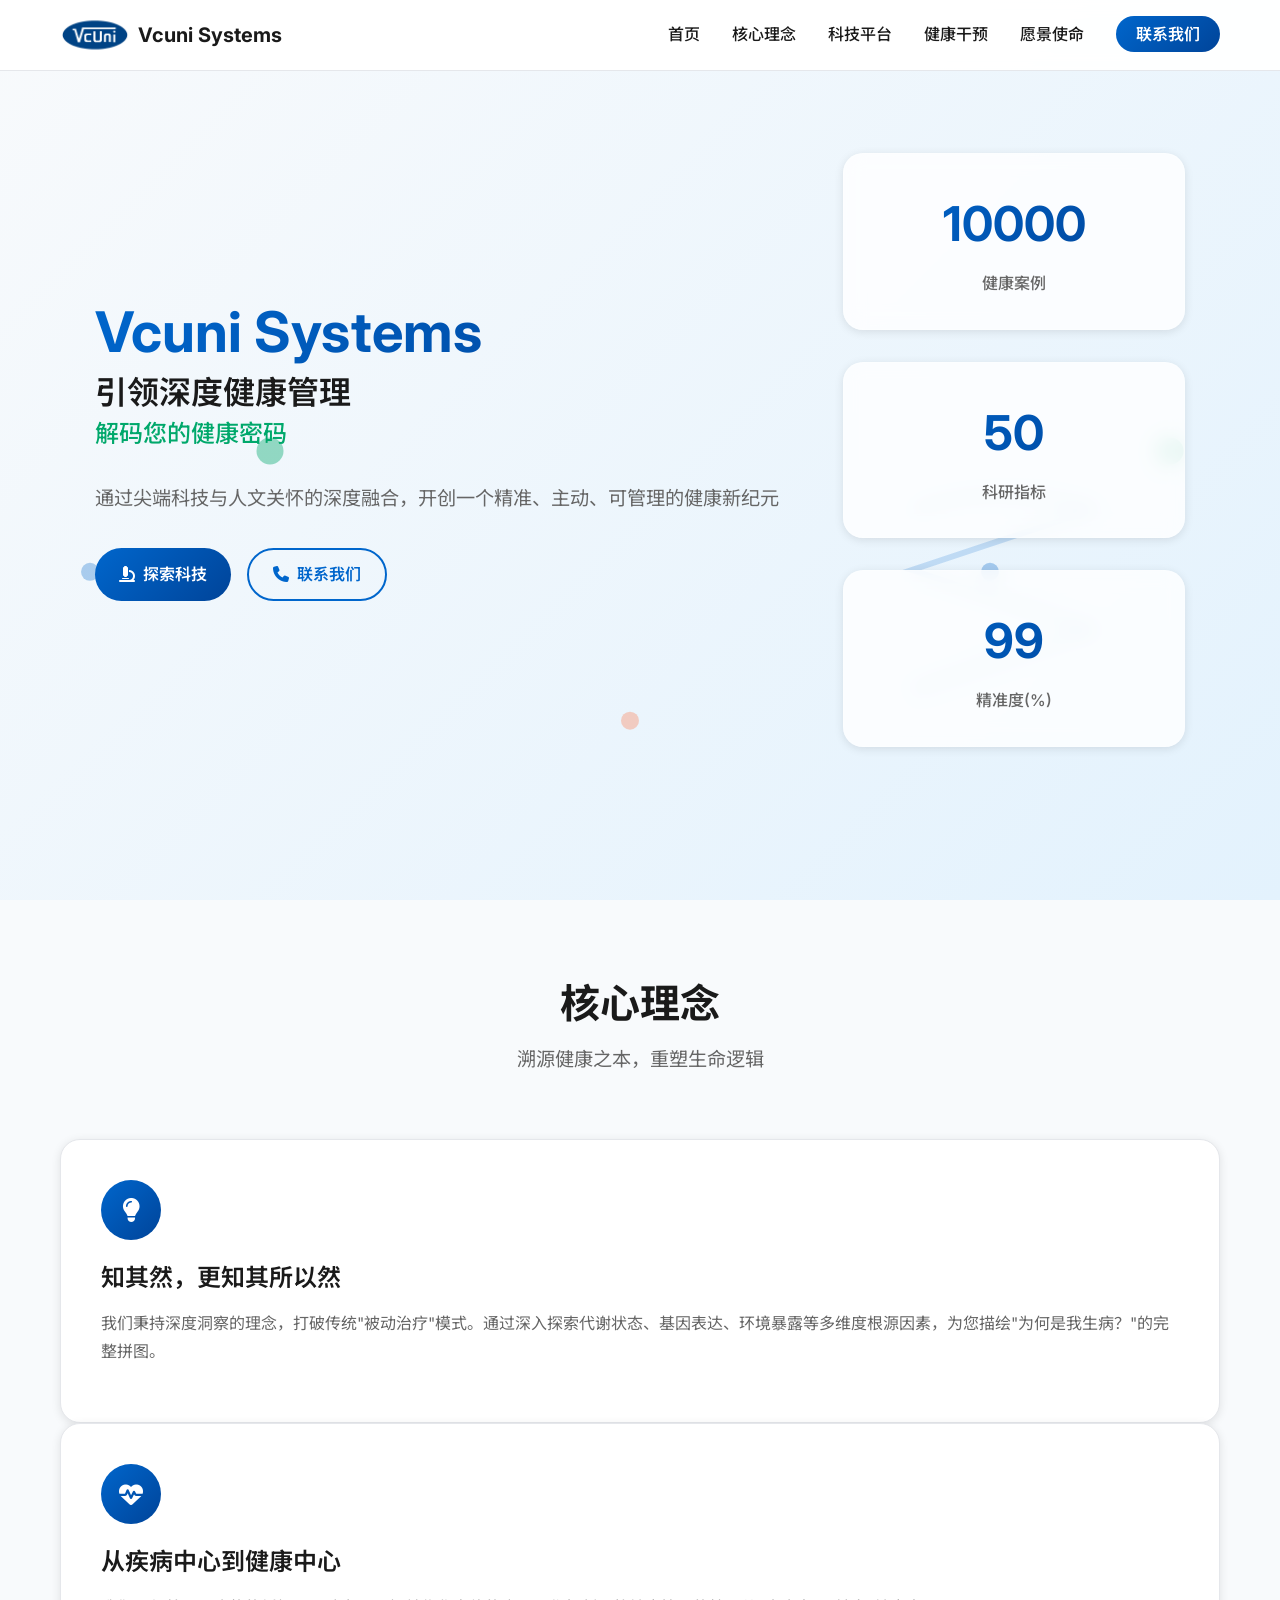
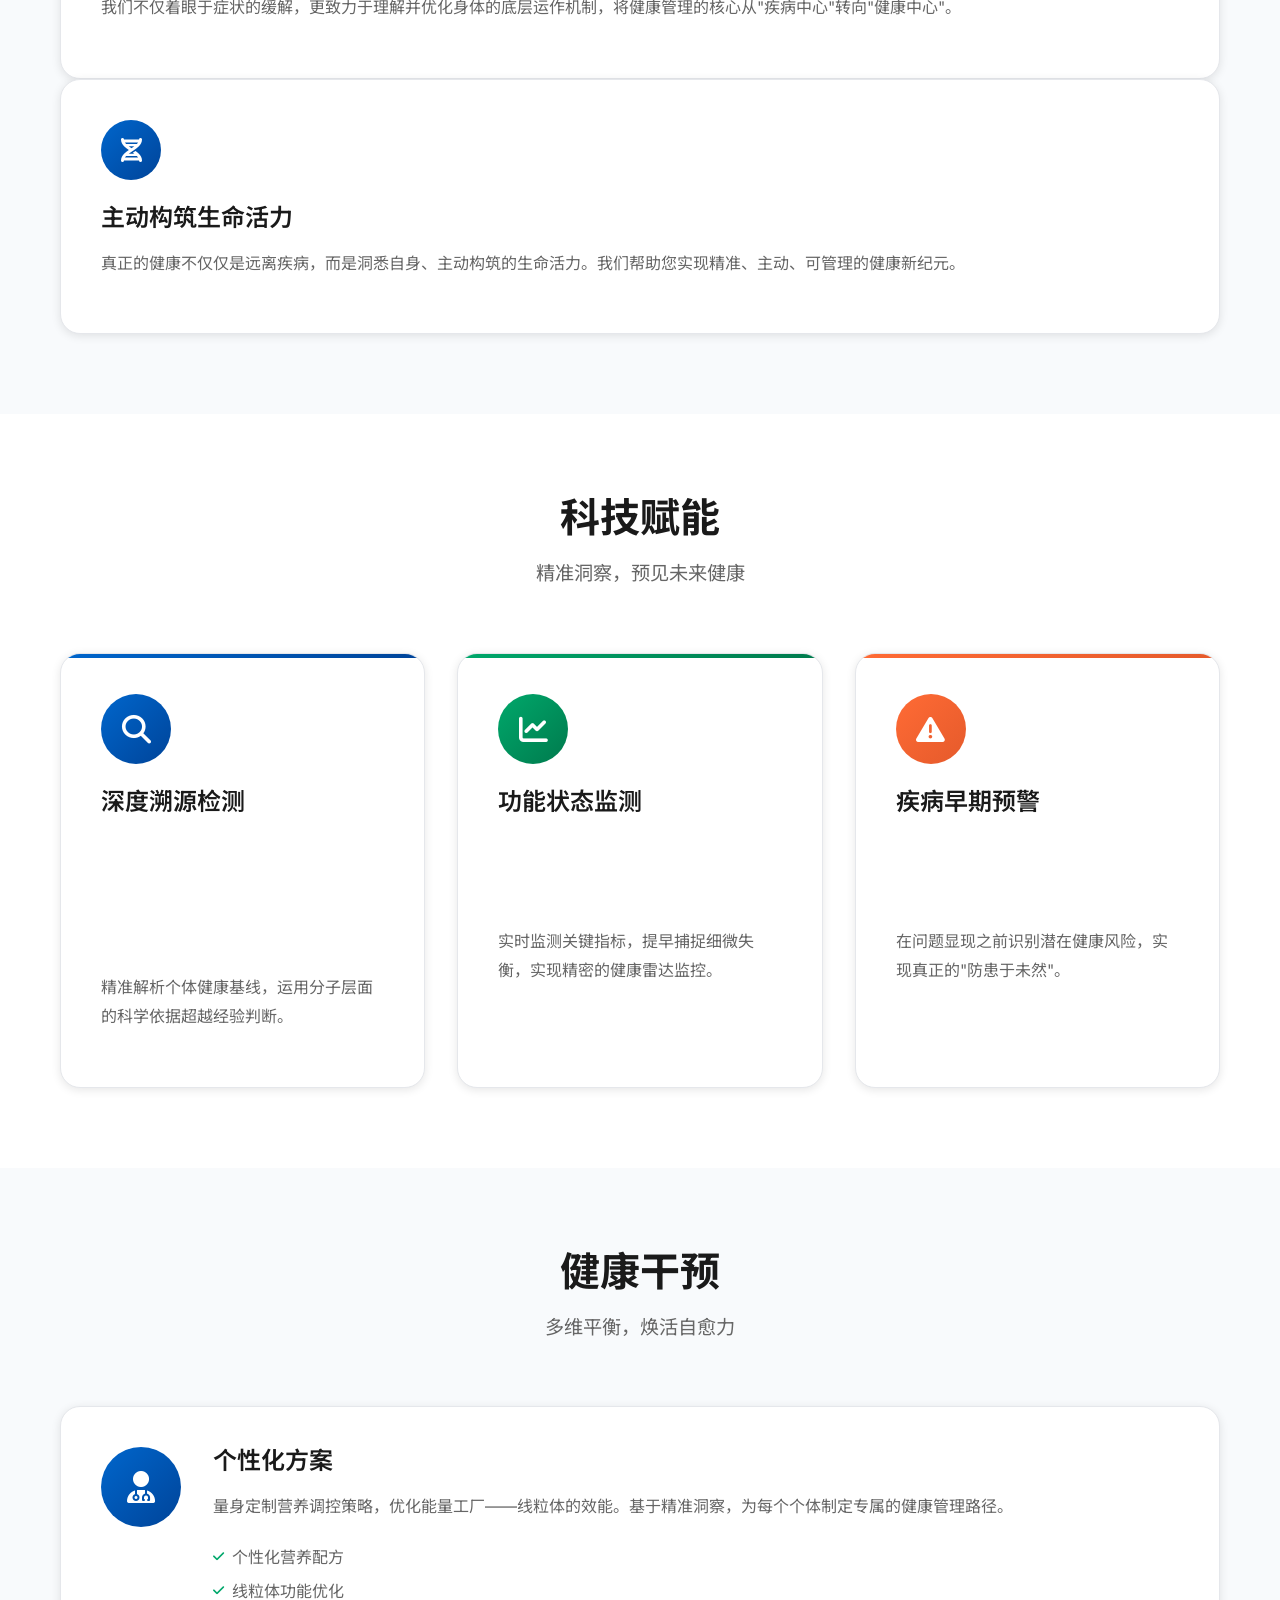
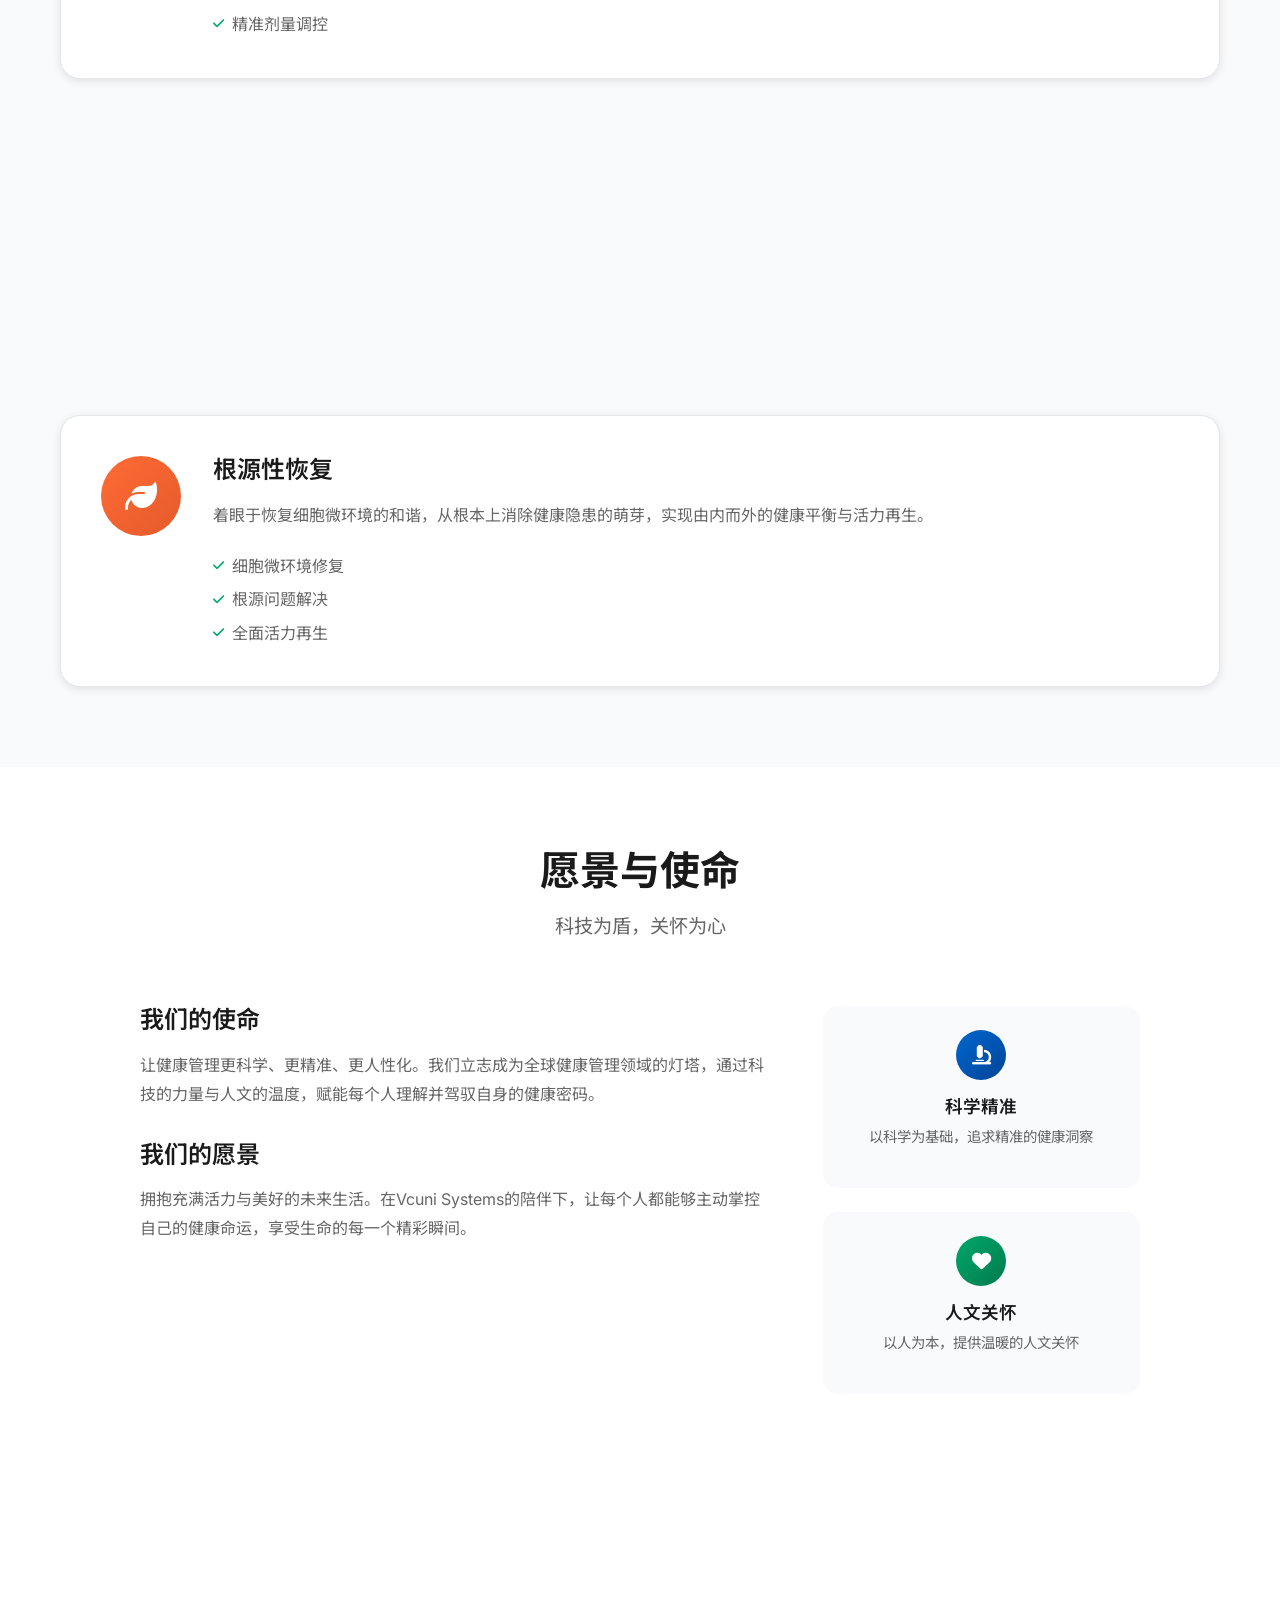
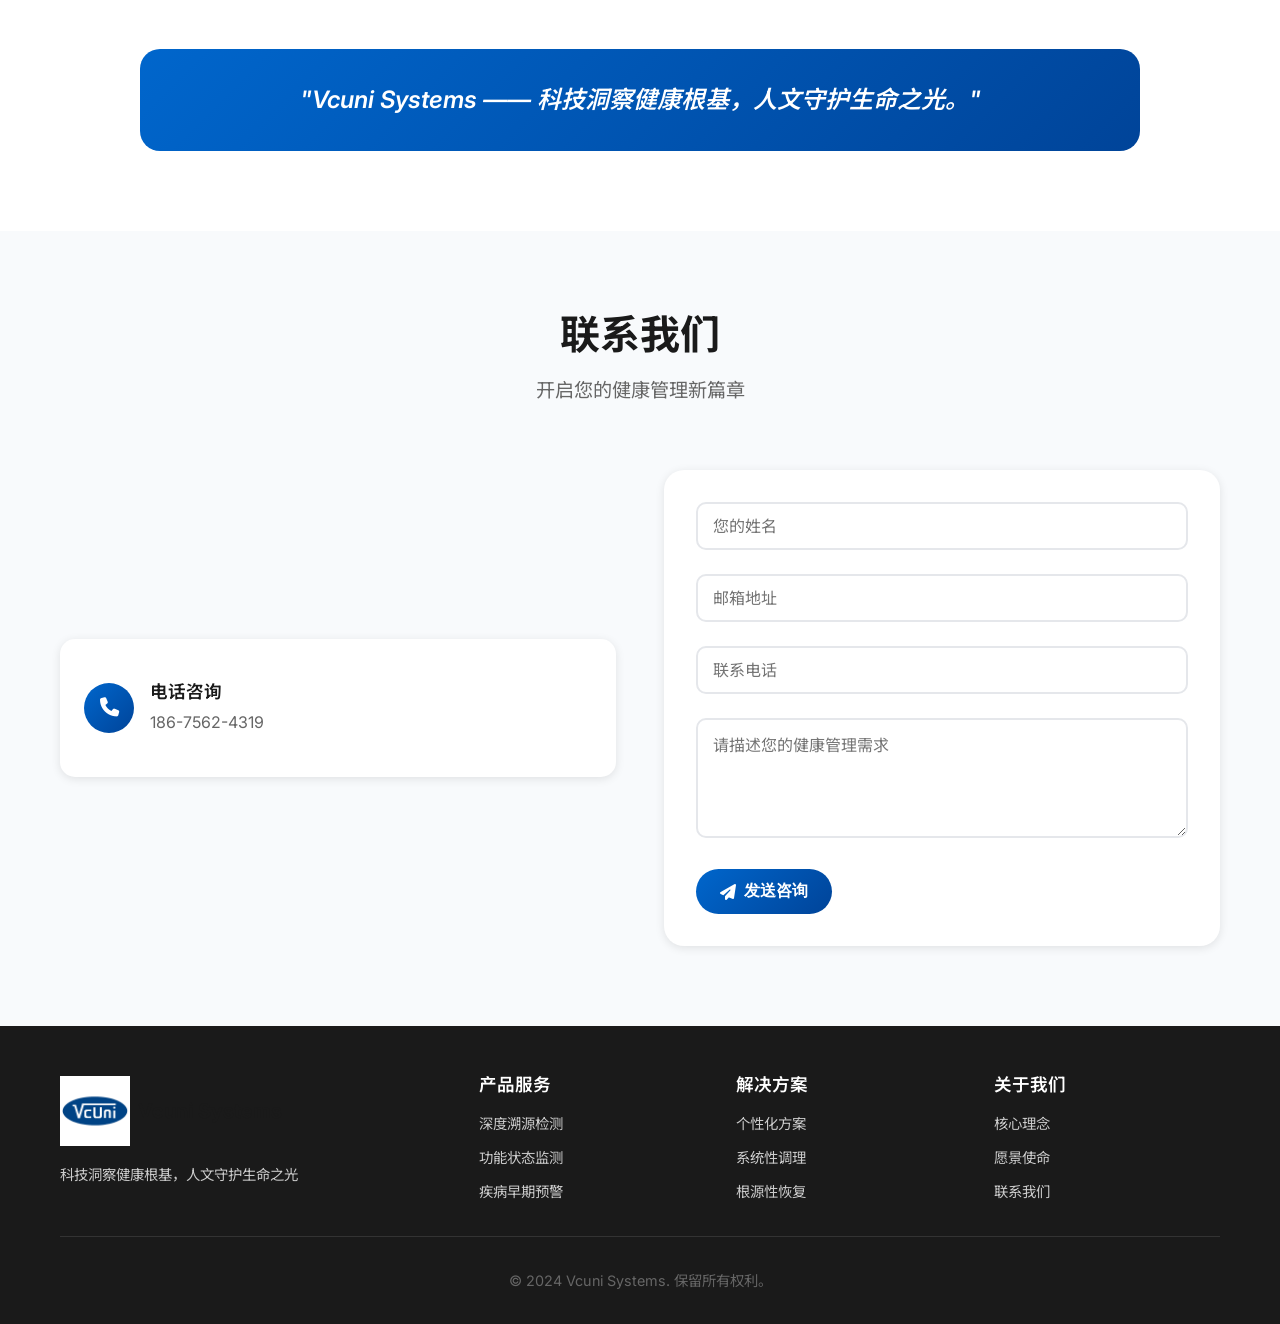
<file: index.html>
<!DOCTYPE html>
<html lang="zh-CN">
<head>
    <meta charset="UTF-8">
    <meta name="viewport" content="width=device-width, initial-scale=1.0">
    <title>Vcuni Systems - 引领深度健康管理，解码您的健康密码</title>
    <meta name="description" content="Vcuni Systems致力于通过尖端科技与人文关怀的深度融合，开创精准、主动、可管理的健康新纪元">
    <link href="https://fonts.googleapis.com/css2?family=Inter:wght@300;400;500;600;700&family=Noto+Sans+SC:wght@300;400;500;600;700&display=swap" rel="stylesheet">
    <link rel="stylesheet" href="https://cdn.jsdelivr.net/npm/@fortawesome/fontawesome-free@6.4.0/css/all.min.css">
    <link rel="stylesheet" href="css/style.css">
    <style>
    /* LOGO容器样式 - 保持原有的位置和布局特性 */
    .logo-container {
      display: flex;
      align-items: center;
      gap: 8px; /* 图片和文字之间的间距 */
      height: 100%; /* 继承父容器高度 */
    }
    
    /* 图片LOGO样式 */
    .logo-image {
      height: 70px; /* 根据需要调整高度 */
      width: auto; /* 保持宽高比 */
      object-fit: contain; /* 确保图片完整显示 */
      transition: transform 0.3s ease; /* 悬停效果 */
    }
    
    /* 悬停效果（可选） */
    .logo-image:hover {
      transform: scale(1.05);
    }
    
    /* 文字标识样式（如果使用） */
    .logo-text {
      font-size: 1.25rem;
      font-weight: 700;
      color: #1a1a1a; /* 根据你的配色方案调整 */
    }
    
    /* 响应式调整 - 在小屏幕上缩小LOGO */
    @media (max-width: 768px) {
      .logo-image {
        height: 32px;
      }
      
      .logo-text {
        font-size: 1rem;
      }
    }
    </style>
</head>
<body>
    <!-- Navigation -->
    <nav class="navbar" id="navbar">
        <div class="nav-container">
            <div class="logo-container">
              <!-- 图片LOGO -->
              <img src="vcuni.png" 
                   alt="Vcuni Systems 标志" 
                   class="logo-image"
                   onerror="this.src='fallback-logo.png'; this.alt='Vcuni Systems'">          
              <!-- 可选：如果需要保留文字标识作为补充 -->
              <span class="logo-text">Vcuni Systems</span>
            </div>
            <ul class="nav-menu">
                <li class="nav-item">
                    <a href="#home" class="nav-link">首页</a>
                </li>
                <li class="nav-item">
                    <a href="#about" class="nav-link">核心理念</a>
                </li>
                <li class="nav-item">
                    <a href="#technology" class="nav-link">科技平台</a>
                </li>
                <li class="nav-item">
                    <a href="#solutions" class="nav-link">健康干预</a>
                </li>
                <li class="nav-item">
                    <a href="#vision" class="nav-link">愿景使命</a>
                </li>
                <li class="nav-item">
                    <a href="#contact" class="nav-link contact-btn">联系我们</a>
                </li>
            </ul>
            <div class="hamburger">
                <span class="bar"></span>
                <span class="bar"></span>
                <span class="bar"></span>
            </div>
        </div>
    </nav>

    <!-- Hero Section -->
    <section class="hero" id="home">
        <div class="hero-background">
            <div class="dna-animation"></div>
            <div class="particles"></div>
        </div>
        <div class="hero-content">
            <div class="hero-text">
                <h1 class="hero-title">
                    <span class="title-main">Vcuni Systems</span>
                    <span class="title-sub">引领深度健康管理</span>
                    <span class="title-accent">解码您的健康密码</span>
                </h1>
                <p class="hero-description">
                    通过尖端科技与人文关怀的深度融合，开创一个精准、主动、可管理的健康新纪元
                </p>
                <div class="hero-buttons">
                    <a href="#about" class="btn btn-primary">
                        <i class="fas fa-microscope"></i>
                        探索科技
                    </a>
                    <a href="#contact" class="btn btn-secondary">
                        <i class="fas fa-phone"></i>
                        联系我们
                    </a>
                </div>
            </div>
            <div class="hero-stats">
                <div class="stat-item">
                    <div class="stat-number" data-target="10000">0</div>
                    <div class="stat-label">健康案例</div>
                </div>
                <div class="stat-item">
                    <div class="stat-number" data-target="50">0</div>
                    <div class="stat-label">科研指标</div>
                </div>
                <div class="stat-item">
                    <div class="stat-number" data-target="99">0</div>
                    <div class="stat-label">精准度(%)</div>
                </div>
            </div>
        </div>
    </section>

    <!-- About Section -->
    <section class="about" id="about">
        <div class="container">
            <div class="section-header">
                <h2 class="section-title">核心理念</h2>
                <p class="section-subtitle">溯源健康之本，重塑生命逻辑</p>
            </div>
            <div class="about-content">
                <div class="about-text">
                    <div class="philosophy-card">
                        <div class="card-icon">
                            <i class="fas fa-lightbulb"></i>
                        </div>
                        <h3>知其然，更知其所以然</h3>
                        <p>我们秉持深度洞察的理念，打破传统"被动治疗"模式。通过深入探索代谢状态、基因表达、环境暴露等多维度根源因素，为您描绘"为何是我生病？"的完整拼图。</p>
                    </div>
                    <div class="philosophy-card">
                        <div class="card-icon">
                            <i class="fas fa-heartbeat"></i>
                        </div>
                        <h3>从疾病中心到健康中心</h3>
                        <p>我们不仅着眼于症状的缓解，更致力于理解并优化身体的底层运作机制，将健康管理的核心从"疾病中心"转向"健康中心"。</p>
                    </div>
                    <div class="philosophy-card">
                        <div class="card-icon">
                            <i class="fas fa-dna"></i>
                        </div>
                        <h3>主动构筑生命活力</h3>
                        <p>真正的健康不仅仅是远离疾病，而是洞悉自身、主动构筑的生命活力。我们帮助您实现精准、主动、可管理的健康新纪元。</p>
                    </div>
                </div>
            </div>
        </div>
    </section>

    <!-- Technology Section -->
    <section class="technology" id="technology">
        <div class="container">
            <div class="section-header">
                <h2 class="section-title">科技赋能</h2>
                <p class="section-subtitle">精准洞察，预见未来健康</p>
            </div>
            <div class="tech-grid">
                <div class="tech-card">
                    <div class="tech-icon">
                        <i class="fas fa-search"></i>
                    </div>
                    <h3>深度溯源检测</h3>
                    <div class="tech-features">
                        <div class="feature-item">
                            <i class="fas fa-bacteria"></i>
                            <span>肠道菌群宏基因组</span>
                        </div>
                        <div class="feature-item">
                            <i class="fas fa-dna"></i>
                            <span>全基因组分析</span>
                        </div>
                        <div class="feature-item">
                            <i class="fas fa-flask"></i>
                            <span>代谢组学</span>
                        </div>
                        <div class="feature-item">
                            <i class="fas fa-clock"></i>
                            <span>表观遗传甲基化时钟</span>
                        </div>
                    </div>
                    <p>精准解析个体健康基线，运用分子层面的科学依据超越经验判断。</p>
                </div>
                
                <div class="tech-card">
                    <div class="tech-icon">
                        <i class="fas fa-chart-line"></i>
                    </div>
                    <h3>功能状态监测</h3>
                    <div class="tech-features">
                        <div class="feature-item">
                            <i class="fas fa-vial"></i>
                            <span>激素水平监测</span>
                        </div>
                        <div class="feature-item">
                            <i class="fas fa-fire"></i>
                            <span>氧化应激评估</span>
                        </div>
                        <div class="feature-item">
                            <i class="fas fa-shield-alt"></i>
                            <span>炎症因子检测</span>
                        </div>
                        <div class="feature-item">
                            <i class="fas fa-bolt"></i>
                            <span>线粒体功能分析</span>
                        </div>
                    </div>
                    <p>实时监测关键指标，提早捕捉细微失衡，实现精密的健康雷达监控。</p>
                </div>
                
                <div class="tech-card">
                    <div class="tech-icon">
                        <i class="fas fa-exclamation-triangle"></i>
                    </div>
                    <h3>疾病早期预警</h3>
                    <div class="tech-features">
                        <div class="feature-item">
                            <i class="fas fa-brain"></i>
                            <span>AI智能分析</span>
                        </div>
                        <div class="feature-item">
                            <i class="fas fa-project-diagram"></i>
                            <span>多维数据整合</span>
                        </div>
                        <div class="feature-item">
                            <i class="fas fa-eye"></i>
                            <span>风险识别预测</span>
                        </div>
                        <div class="feature-item">
                            <i class="fas fa-bell"></i>
                            <span>智能预警系统</span>
                        </div>
                    </div>
                    <p>在问题显现之前识别潜在健康风险，实现真正的"防患于未然"。</p>
                </div>
            </div>
        </div>
    </section>

    <!-- Solutions Section -->
    <section class="solutions" id="solutions">
        <div class="container">
            <div class="section-header">
                <h2 class="section-title">健康干预</h2>
                <p class="section-subtitle">多维平衡，焕活自愈力</p>
            </div>
            <div class="solutions-content">
                <div class="solution-item">
                    <div class="solution-icon">
                        <i class="fas fa-user-md"></i>
                    </div>
                    <div class="solution-content">
                        <h3>个性化方案</h3>
                        <p>量身定制营养调控策略，优化能量工厂——线粒体的效能。基于精准洞察，为每个个体制定专属的健康管理路径。</p>
                        <ul class="solution-features">
                            <li><i class="fas fa-check"></i>个性化营养配方</li>
                            <li><i class="fas fa-check"></i>线粒体功能优化</li>
                            <li><i class="fas fa-check"></i>精准剂量调控</li>
                        </ul>
                    </div>
                </div>
                
                <div class="solution-item">
                    <div class="solution-icon">
                        <i class="fas fa-sync-alt"></i>
                    </div>
                    <div class="solution-content">
                        <h3>系统性调理</h3>
                        <p>科学调整生活方式，重塑肠道微生态平衡，调节压力激素水平，提升整体系统稳定性。</p>
                        <ul class="solution-features">
                            <li><i class="fas fa-check"></i>生活方式干预</li>
                            <li><i class="fas fa-check"></i>微生态平衡重塑</li>
                            <li><i class="fas fa-check"></i>压力管理优化</li>
                        </ul>
                    </div>
                </div>
                
                <div class="solution-item">
                    <div class="solution-icon">
                        <i class="fas fa-leaf"></i>
                    </div>
                    <div class="solution-content">
                        <h3>根源性恢复</h3>
                        <p>着眼于恢复细胞微环境的和谐，从根本上消除健康隐患的萌芽，实现由内而外的健康平衡与活力再生。</p>
                        <ul class="solution-features">
                            <li><i class="fas fa-check"></i>细胞微环境修复</li>
                            <li><i class="fas fa-check"></i>根源问题解决</li>
                            <li><i class="fas fa-check"></i>全面活力再生</li>
                        </ul>
                    </div>
                </div>
            </div>
        </div>
    </section>

    <!-- Vision Section -->
    <section class="vision" id="vision">
        <div class="container">
            <div class="section-header">
                <h2 class="section-title">愿景与使命</h2>
                <p class="section-subtitle">科技为盾，关怀为心</p>
            </div>
            <div class="vision-content">
                <div class="vision-main">
                    <div class="vision-text">
                        <h3>我们的使命</h3>
                        <p>让健康管理更科学、更精准、更人性化。我们立志成为全球健康管理领域的灯塔，通过科技的力量与人文的温度，赋能每个人理解并驾驭自身的健康密码。</p>
                        
                        <h3>我们的愿景</h3>
                        <p>拥抱充满活力与美好的未来生活。在Vcuni Systems的陪伴下，让每个人都能够主动掌控自己的健康命运，享受生命的每一个精彩瞬间。</p>
                    </div>
                    <div class="vision-values">
                        <div class="value-item">
                            <div class="value-icon">
                                <i class="fas fa-microscope"></i>
                            </div>
                            <h4>科学精准</h4>
                            <p>以科学为基础，追求精准的健康洞察</p>
                        </div>
                        <div class="value-item">
                            <div class="value-icon">
                                <i class="fas fa-heart"></i>
                            </div>
                            <h4>人文关怀</h4>
                            <p>以人为本，提供温暖的人文关怀</p>
                        </div>
                        <div class="value-item">
                            <div class="value-icon">
                                <i class="fas fa-rocket"></i>
                            </div>
                            <h4>创新引领</h4>
                            <p>持续创新，引领健康管理新时代</p>
                        </div>
                    </div>
                </div>
                <div class="vision-quote">
                    <blockquote>
                        "Vcuni Systems —— 科技洞察健康根基，人文守护生命之光。"
                    </blockquote>
                </div>
            </div>
        </div>
    </section>

    <!-- Contact Section -->
    <section class="contact" id="contact">
        <div class="container">
            <div class="section-header">
                <h2 class="section-title">联系我们</h2>
                <p class="section-subtitle">开启您的健康管理新篇章</p>
            </div>
            <div class="contact-content">
                <div class="contact-info">
                    <div class="contact-item">
                        <div class="contact-icon">
                            <i class="fas fa-envelope"></i>
                        </div>
                        <div class="contact-details">
                            <h4>邮箱联系</h4>
                            <p>info@vcunisystems.com</p>
                        </div>
                    </div>
                    <div class="contact-item">
                        <div class="contact-icon">
                            <i class="fas fa-phone"></i>
                        </div>
                        <div class="contact-details">
                            <h4>电话咨询</h4>
                            <p>186-7562-4319</p>
                        </div>
                    </div>
                    <div class="contact-item">
                        <div class="contact-icon">
                            <i class="fas fa-map-marker-alt"></i>
                        </div>
                        <div class="contact-details">
                            <h4>公司地址</h4>
                            <p>中国香港</p>
                        </div>
                    </div>
                </div>
                <div class="contact-form">
                    <form id="contactForm">
                        <div class="form-group">
                            <input type="text" id="name" name="name" placeholder="您的姓名" required>
                        </div>
                        <div class="form-group">
                            <input type="email" id="email" name="email" placeholder="邮箱地址" required>
                        </div>
                        <div class="form-group">
                            <input type="tel" id="phone" name="phone" placeholder="联系电话">
                        </div>
                        <div class="form-group">
                            <textarea id="message" name="message" placeholder="请描述您的健康管理需求" rows="4" required></textarea>
                        </div>
                        <button type="submit" class="btn btn-primary">
                            <i class="fas fa-paper-plane"></i>
                            发送咨询
                        </button>
                    </form>
                </div>
            </div>
        </div>
    </section>

    <!-- Footer -->
    <footer class="footer">
        <div class="container">
            <div class="footer-content">
                <div class="footer-brand">
                    <div class="logo-container">
                      <!-- 图片LOGO -->
                      <img src="vcuni.png" 
                           alt="Vcuni Systems 标志" 
                           class="logo-image"
                           onerror="this.src='fallback-logo.png'; this.alt='Vcuni Systems'">          
                      <!-- 可选：如果需要保留文字标识作为补充 -->
                      <span class="logo-text">Vcuni Systems</span>
                    </div>
                    <p>科技洞察健康根基，人文守护生命之光</p>
                </div>
                <div class="footer-links">
                    <div class="footer-section">
                        <h4>产品服务</h4>
                        <ul>
                            <li><a href="#technology">深度溯源检测</a></li>
                            <li><a href="#technology">功能状态监测</a></li>
                            <li><a href="#technology">疾病早期预警</a></li>
                        </ul>
                    </div>
                    <div class="footer-section">
                        <h4>解决方案</h4>
                        <ul>
                            <li><a href="#solutions">个性化方案</a></li>
                            <li><a href="#solutions">系统性调理</a></li>
                            <li><a href="#solutions">根源性恢复</a></li>
                        </ul>
                    </div>
                    <div class="footer-section">
                        <h4>关于我们</h4>
                        <ul>
                            <li><a href="#about">核心理念</a></li>
                            <li><a href="#vision">愿景使命</a></li>
                            <li><a href="#contact">联系我们</a></li>
                        </ul>
                    </div>
                </div>
            </div>
            <div class="footer-bottom">
                <p>&copy; 2024 Vcuni Systems. 保留所有权利。</p>
            </div>
        </div>
    </footer>

    <script src="js/main.js"></script>
</body>
</html>
</file>
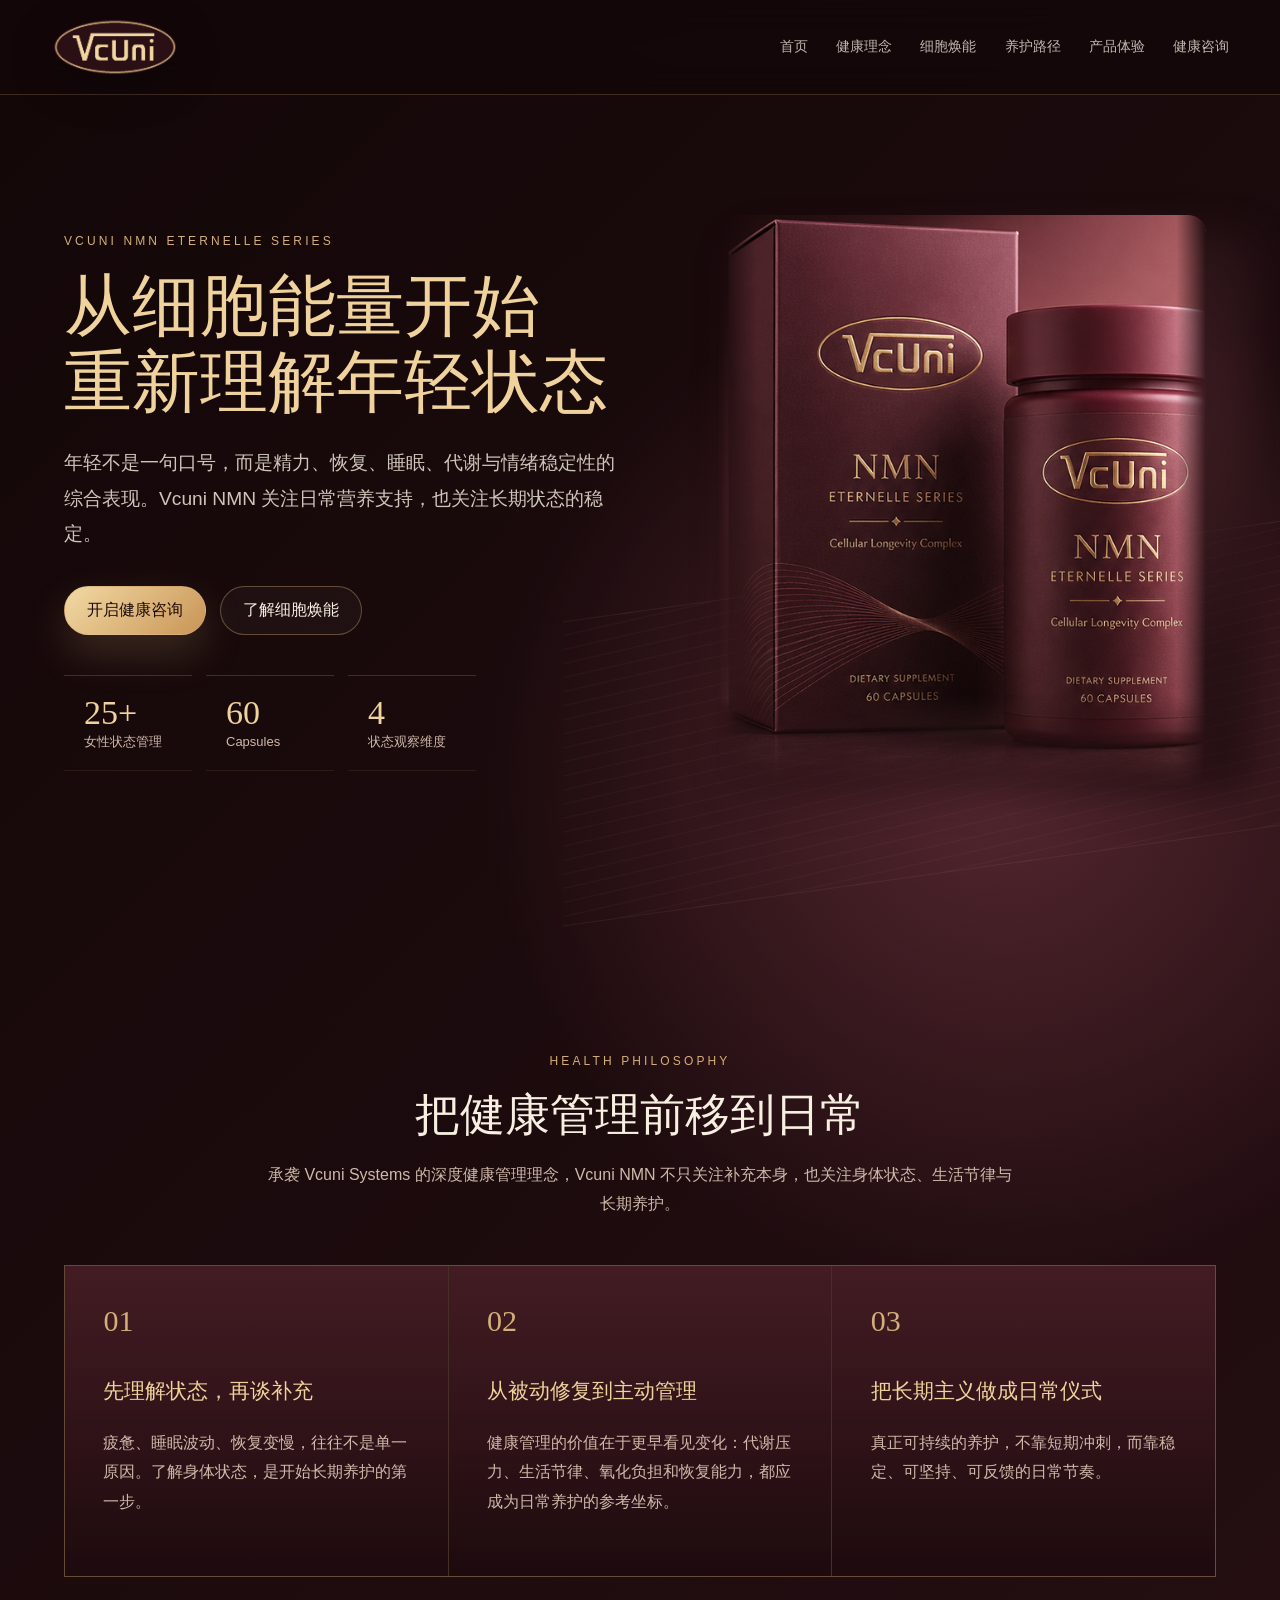
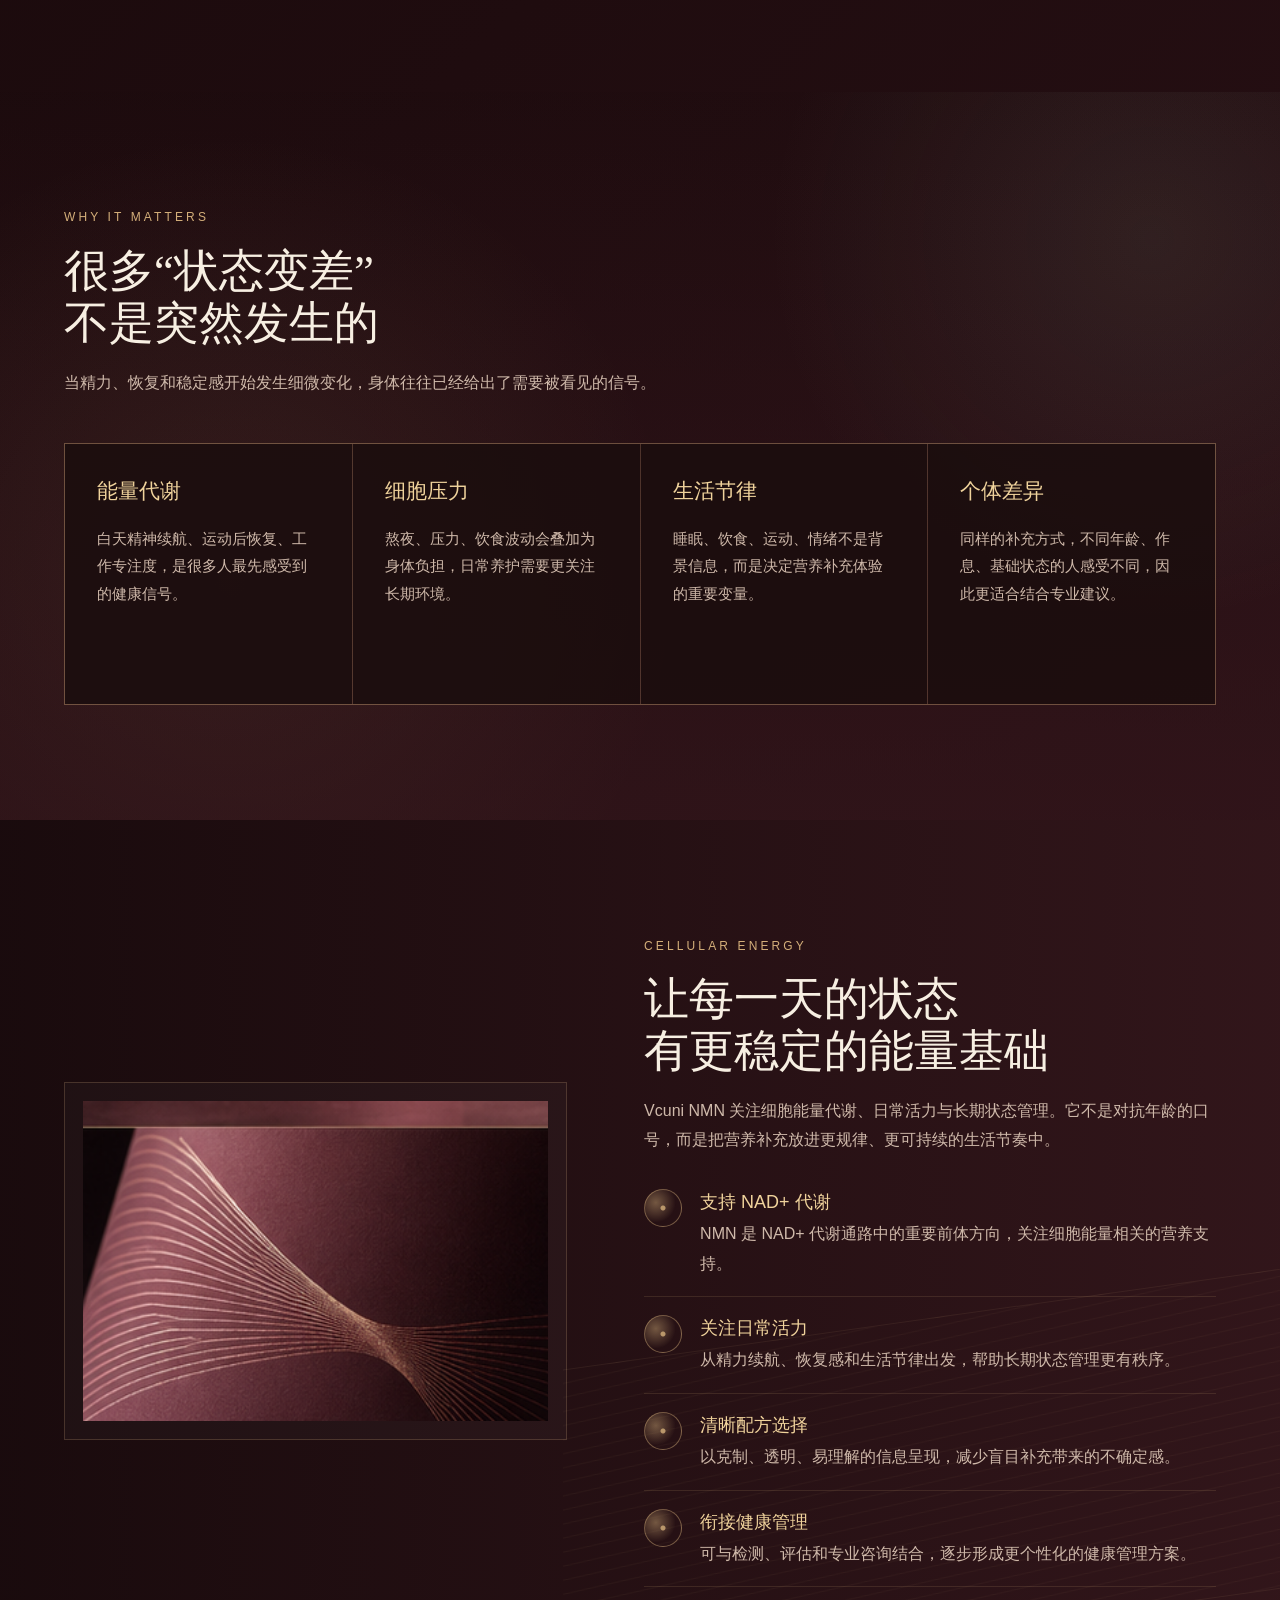
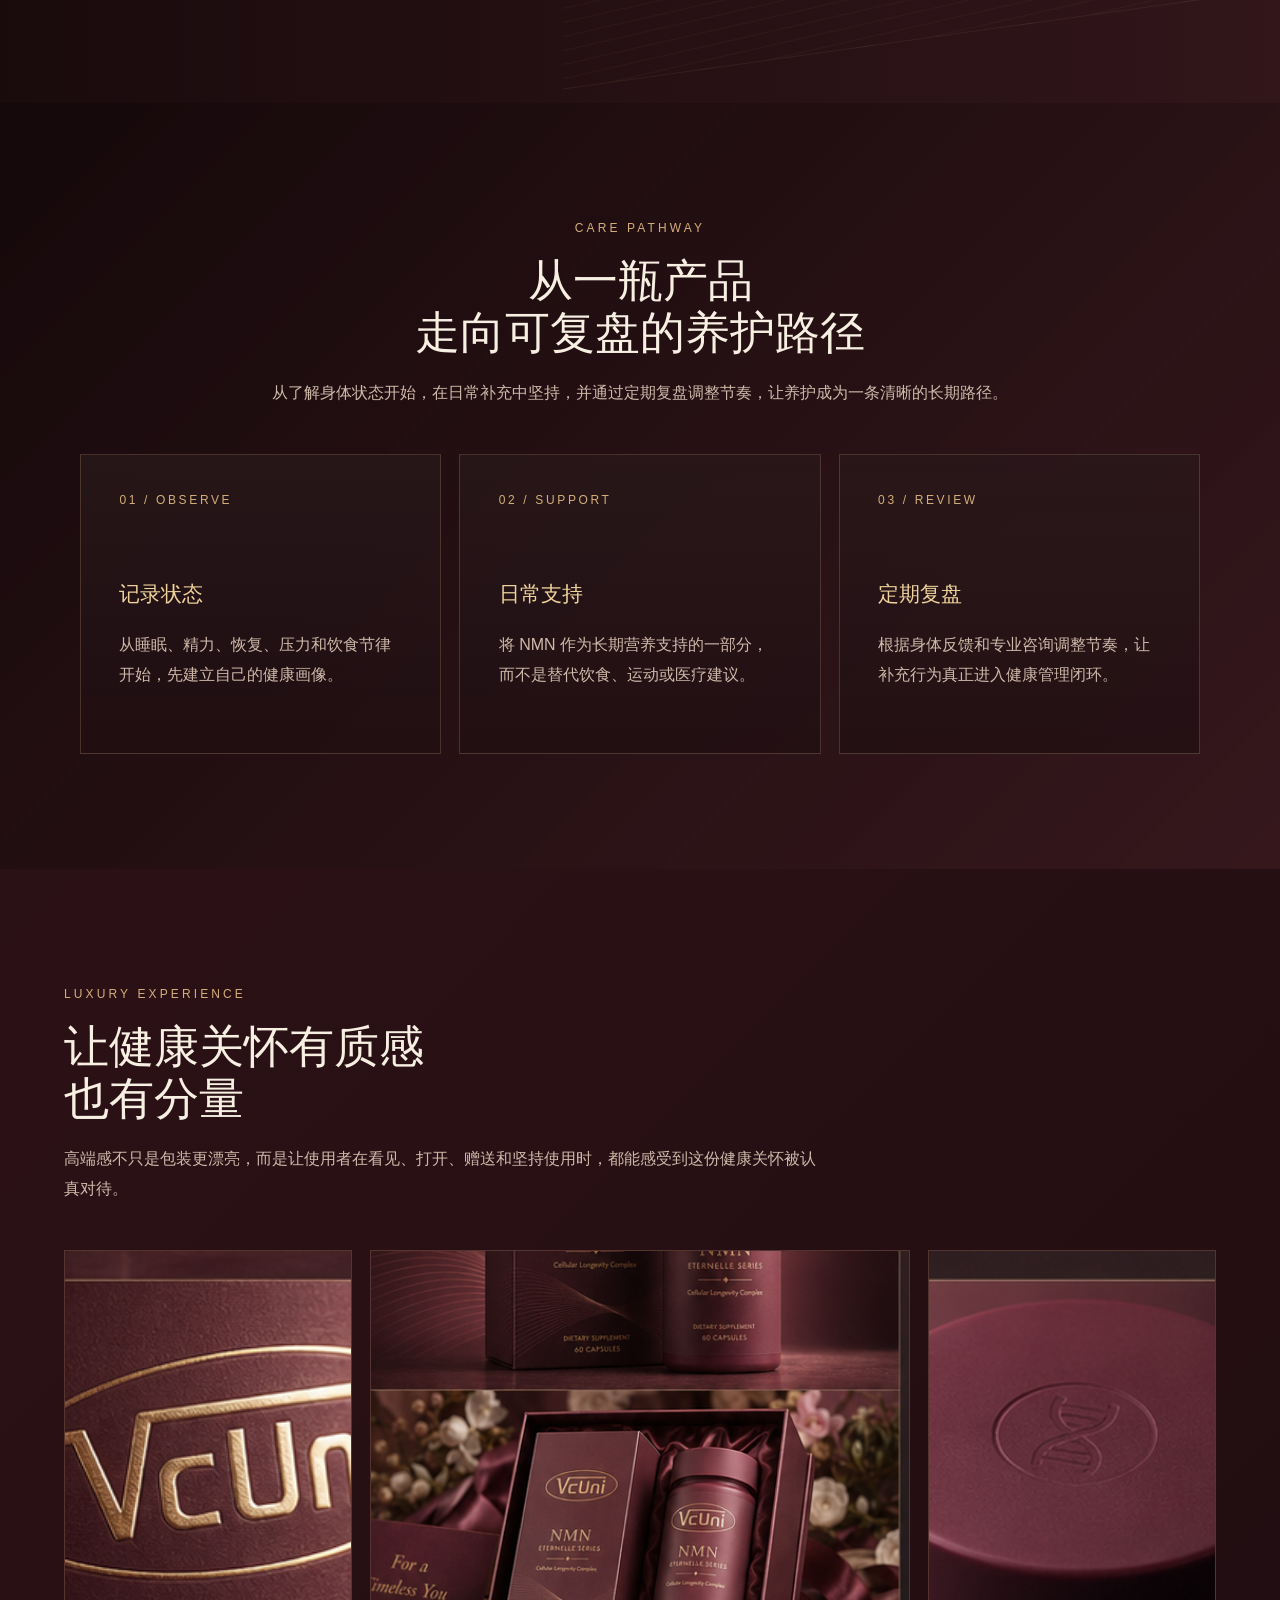
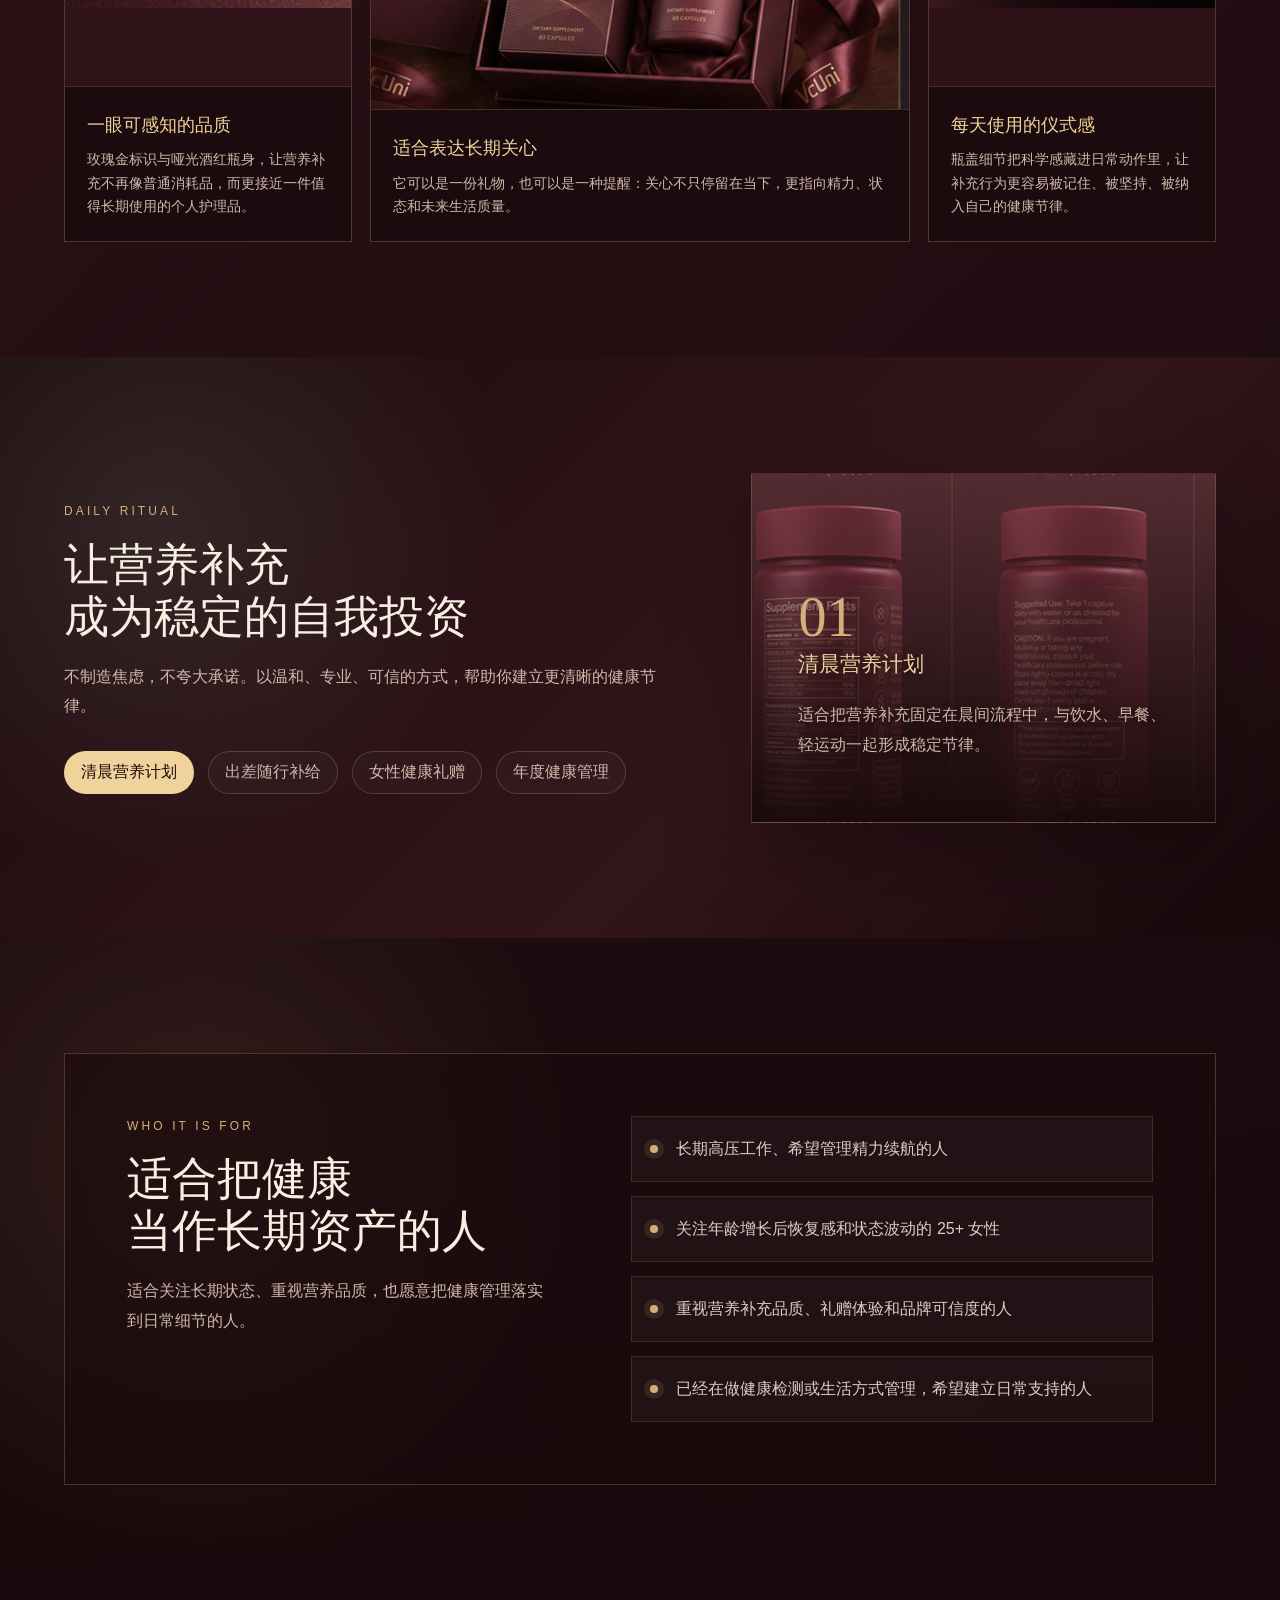
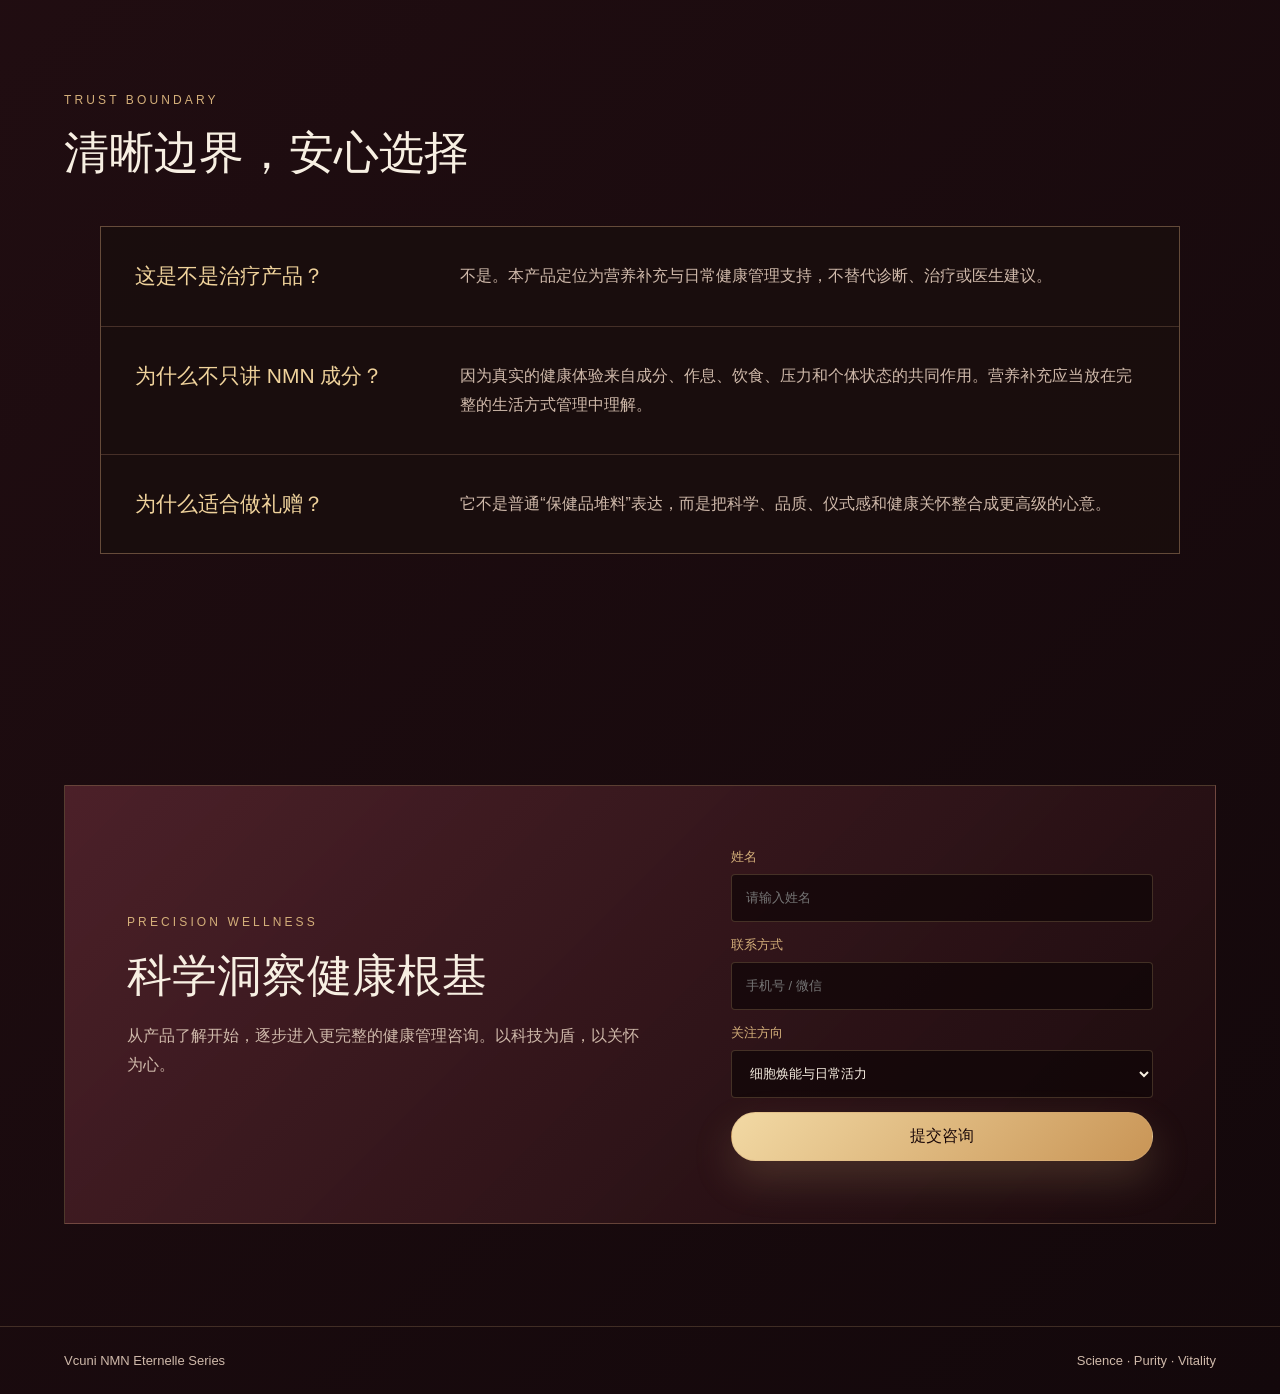
<file: nmn/index.html>
<!doctype html>
<html lang="zh-CN">
  <head>
    <meta charset="UTF-8" />
    <meta name="viewport" content="width=device-width, initial-scale=1.0" />
    <title>Vcuni NMN Eternelle Series | 内在年轻的细胞养护</title>
    <meta
      name="description"
      content="Vcuni NMN Eternelle Series 产品宣传网站，以深度健康管理理念、细胞焕能和高端女性养护体验为核心。"
    />
    <script type="module" crossorigin src="/nmn/assets/index-vqFOeNYY.js"></script>
    <link rel="stylesheet" crossorigin href="/nmn/assets/index-BSDrwxJC.css">
  </head>
  <body>
    <div id="root"></div>
  </body>
</html>
</file>
<file: css/style.css>
/* CSS Variables for consistent theming */
:root {
    --primary-color: #0066CC;
    --secondary-color: #00A86B;
    --accent-color: #FF6B35;
    --text-primary: #1a1a1a;
    --text-secondary: #666666;
    --text-light: #ffffff;
    --background-primary: #ffffff;
    --background-secondary: #f8fafc;
    --background-dark: #1a1a1a;
    --border-color: #e5e7eb;
    --shadow-light: 0 2px 10px rgba(0, 0, 0, 0.1);
    --shadow-medium: 0 4px 20px rgba(0, 0, 0, 0.15);
    --shadow-heavy: 0 8px 30px rgba(0, 0, 0, 0.2);
    --gradient-primary: linear-gradient(135deg, #0066CC 0%, #004499 100%);
    --gradient-secondary: linear-gradient(135deg, #00A86B 0%, #007A4D 100%);
    --gradient-accent: linear-gradient(135deg, #FF6B35 0%, #E55A2B 100%);
    --font-primary: 'Inter', 'Noto Sans SC', sans-serif;
    --transition-smooth: all 0.3s cubic-bezier(0.4, 0, 0.2, 1);
}

/* Reset and Base Styles */
* {
    margin: 0;
    padding: 0;
    box-sizing: border-box;
}

html {
    scroll-behavior: smooth;
    font-size: 16px;
}

body {
    font-family: var(--font-primary);
    line-height: 1.6;
    color: var(--text-primary);
    background-color: var(--background-primary);
    overflow-x: hidden;
}

.container {
    max-width: 1200px;
    margin: 0 auto;
    padding: 0 20px;
}

/* Typography */
h1, h2, h3, h4, h5, h6 {
    font-weight: 600;
    line-height: 1.2;
    margin-bottom: 1rem;
}

p {
    margin-bottom: 1rem;
    color: var(--text-secondary);
}

/* Navigation */
.navbar {
    position: fixed;
    top: 0;
    left: 0;
    width: 100%;
    background: rgba(255, 255, 255, 0.95);
    backdrop-filter: blur(10px);
    border-bottom: 1px solid var(--border-color);
    z-index: 1000;
    transition: var(--transition-smooth);
}

.navbar.scrolled {
    background: rgba(255, 255, 255, 0.98);
    box-shadow: var(--shadow-light);
}

.nav-container {
    display: flex;
    justify-content: space-between;
    align-items: center;
    max-width: 1200px;
    margin: 0 auto;
    padding: 0 20px;
    height: 70px;
}

.nav-logo {
    display: flex;
    align-items: center;
    gap: 10px;
    font-weight: 700;
    font-size: 1.5rem;
    color: var(--primary-color);
}

.logo-icon {
    width: 40px;
    height: 40px;
    background: var(--gradient-primary);
    border-radius: 50%;
    display: flex;
    align-items: center;
    justify-content: center;
    color: white;
    font-size: 1.2rem;
    font-weight: bold;
}

.nav-menu {
    display: flex;
    list-style: none;
    gap: 2rem;
    align-items: center;
}

.nav-link {
    text-decoration: none;
    color: var(--text-primary);
    font-weight: 500;
    transition: var(--transition-smooth);
    position: relative;
}

.nav-link:hover {
    color: var(--primary-color);
}

.nav-link::after {
    content: '';
    position: absolute;
    bottom: -5px;
    left: 0;
    width: 0;
    height: 2px;
    background: var(--gradient-primary);
    transition: var(--transition-smooth);
}

.nav-link:hover::after {
    width: 100%;
}

.contact-btn {
    background: var(--gradient-primary);
    color: white !important;
    padding: 8px 20px;
    border-radius: 25px;
    border: none;
    font-weight: 600;
}

.contact-btn:hover {
    transform: translateY(-2px);
    box-shadow: var(--shadow-medium);
}

.contact-btn::after {
    display: none;
}

.hamburger {
    display: none;
    flex-direction: column;
    cursor: pointer;
}

.bar {
    width: 25px;
    height: 3px;
    background-color: var(--text-primary);
    margin: 3px 0;
    transition: var(--transition-smooth);
}

/* Hero Section */
.hero {
    min-height: 100vh;
    display: flex;
    align-items: center;
    position: relative;
    background: linear-gradient(135deg, #f8fafc 0%, #e3f2fd 100%);
    overflow: hidden;
}

.hero-background {
    position: absolute;
    top: 0;
    left: 0;
    width: 100%;
    height: 100%;
    z-index: 1;
}

.dna-animation {
    position: absolute;
    top: 50%;
    right: 10%;
    width: 300px;
    height: 300px;
    background: url('data:image/svg+xml,<svg xmlns="http://www.w3.org/2000/svg" viewBox="0 0 100 100"><path d="M20 20 Q50 10 80 20 Q50 30 20 40 Q50 50 80 60 Q50 70 20 80" stroke="%230066CC" stroke-width="2" fill="none" opacity="0.3"/></svg>') no-repeat center;
    background-size: contain;
    animation: rotate 20s linear infinite;
    opacity: 0.6;
}

.particles {
    position: absolute;
    top: 0;
    left: 0;
    width: 100%;
    height: 100%;
    background: url('data:image/svg+xml,<svg xmlns="http://www.w3.org/2000/svg" viewBox="0 0 100 100"><circle cx="10" cy="10" r="1" fill="%230066CC" opacity="0.3"><animate attributeName="cy" values="10;90;10" dur="3s" repeatCount="indefinite"/></circle><circle cx="30" cy="80" r="1.5" fill="%2300A86B" opacity="0.4"><animate attributeName="cy" values="80;20;80" dur="4s" repeatCount="indefinite"/></circle><circle cx="70" cy="40" r="1" fill="%23FF6B35" opacity="0.3"><animate attributeName="cy" values="40;90;40" dur="5s" repeatCount="indefinite"/></circle></svg>') repeat;
    animation: float 6s ease-in-out infinite;
}

@keyframes rotate {
    from { transform: rotate(0deg); }
    to { transform: rotate(360deg); }
}

@keyframes float {
    0%, 100% { transform: translateY(0px); }
    50% { transform: translateY(-10px); }
}

.hero-content {
    position: relative;
    z-index: 2;
    max-width: 1200px;
    margin: 0 auto;
    padding: 0 20px;
    display: grid;
    grid-template-columns: 2fr 1fr;
    gap: 4rem;
    align-items: center;
}

.hero-title .title-main {
    display: block;
    font-size: 3.5rem;
    font-weight: 700;
    background: var(--gradient-primary);
    -webkit-background-clip: text;
    -webkit-text-fill-color: transparent;
    background-clip: text;
    margin-bottom: 0.5rem;
}

.hero-title .title-sub {
    display: block;
    font-size: 2rem;
    font-weight: 600;
    color: var(--text-primary);
    margin-bottom: 0.5rem;
}

.hero-title .title-accent {
    display: block;
    font-size: 1.5rem;
    font-weight: 500;
    color: var(--secondary-color);
}

.hero-description {
    font-size: 1.2rem;
    color: var(--text-secondary);
    margin: 2rem 0;
    line-height: 1.8;
}

.hero-buttons {
    display: flex;
    gap: 1rem;
    margin-top: 2rem;
}

.btn {
    display: inline-flex;
    align-items: center;
    gap: 0.5rem;
    padding: 12px 24px;
    border-radius: 30px;
    text-decoration: none;
    font-weight: 600;
    transition: var(--transition-smooth);
    border: none;
    cursor: pointer;
    font-size: 1rem;
}

.btn-primary {
    background: var(--gradient-primary);
    color: white;
}

.btn-primary:hover {
    transform: translateY(-3px);
    box-shadow: var(--shadow-medium);
}

.btn-secondary {
    background: transparent;
    color: var(--primary-color);
    border: 2px solid var(--primary-color);
}

.btn-secondary:hover {
    background: var(--primary-color);
    color: white;
}

.hero-stats {
    display: flex;
    flex-direction: column;
    gap: 2rem;
    align-items: center;
}

.stat-item {
    text-align: center;
    padding: 2rem;
    background: rgba(255, 255, 255, 0.8);
    backdrop-filter: blur(10px);
    border-radius: 20px;
    box-shadow: var(--shadow-light);
    border: 1px solid rgba(255, 255, 255, 0.2);
    width: 100%;
    transition: var(--transition-smooth);
}

.stat-item:hover {
    transform: translateY(-5px);
    box-shadow: var(--shadow-medium);
}

.stat-number {
    font-size: 3rem;
    font-weight: 700;
    background: var(--gradient-primary);
    -webkit-background-clip: text;
    -webkit-text-fill-color: transparent;
    background-clip: text;
    margin-bottom: 0.5rem;
}

.stat-label {
    font-size: 1rem;
    color: var(--text-secondary);
    font-weight: 500;
}

/* Section Styles */
section {
    padding: 5rem 0;
}

.section-header {
    text-align: center;
    margin-bottom: 4rem;
}

.section-title {
    font-size: 2.5rem;
    font-weight: 700;
    color: var(--text-primary);
    margin-bottom: 1rem;
}

.section-subtitle {
    font-size: 1.2rem;
    color: var(--text-secondary);
    max-width: 600px;
    margin: 0 auto;
}

/* About Section */
.about {
    background: var(--background-secondary);
}

.about-content {
    display: grid;
    gap: 2rem;
}

.philosophy-card {
    background: white;
    padding: 2.5rem;
    border-radius: 20px;
    box-shadow: var(--shadow-light);
    transition: var(--transition-smooth);
    border: 1px solid var(--border-color);
}

.philosophy-card:hover {
    transform: translateY(-5px);
    box-shadow: var(--shadow-medium);
}

.card-icon {
    width: 60px;
    height: 60px;
    background: var(--gradient-primary);
    border-radius: 50%;
    display: flex;
    align-items: center;
    justify-content: center;
    margin-bottom: 1.5rem;
    color: white;
    font-size: 1.5rem;
}

.philosophy-card h3 {
    font-size: 1.5rem;
    color: var(--text-primary);
    margin-bottom: 1rem;
}

.philosophy-card p {
    color: var(--text-secondary);
    line-height: 1.8;
}

/* Technology Section */
.technology {
    background: var(--background-primary);
}

.tech-grid {
    display: grid;
    grid-template-columns: repeat(auto-fit, minmax(350px, 1fr));
    gap: 2rem;
}

.tech-card {
    background: white;
    padding: 2.5rem;
    border-radius: 20px;
    box-shadow: var(--shadow-light);
    transition: var(--transition-smooth);
    border: 1px solid var(--border-color);
    position: relative;
    overflow: hidden;
}

.tech-card::before {
    content: '';
    position: absolute;
    top: 0;
    left: 0;
    width: 100%;
    height: 4px;
    background: var(--gradient-primary);
}

.tech-card:nth-child(2)::before {
    background: var(--gradient-secondary);
}

.tech-card:nth-child(3)::before {
    background: var(--gradient-accent);
}

.tech-card:hover {
    transform: translateY(-5px);
    box-shadow: var(--shadow-medium);
}

.tech-icon {
    width: 70px;
    height: 70px;
    background: var(--gradient-primary);
    border-radius: 50%;
    display: flex;
    align-items: center;
    justify-content: center;
    margin-bottom: 1.5rem;
    color: white;
    font-size: 1.8rem;
}

.tech-card:nth-child(2) .tech-icon {
    background: var(--gradient-secondary);
}

.tech-card:nth-child(3) .tech-icon {
    background: var(--gradient-accent);
}

.tech-card h3 {
    font-size: 1.5rem;
    color: var(--text-primary);
    margin-bottom: 1.5rem;
}

.tech-features {
    display: grid;
    grid-template-columns: repeat(2, 1fr);
    gap: 1rem;
    margin: 1.5rem 0;
}

.feature-item {
    display: flex;
    align-items: center;
    gap: 0.5rem;
    font-size: 0.9rem;
    color: var(--text-secondary);
}

.feature-item i {
    color: var(--primary-color);
    width: 16px;
}

.tech-card p {
    color: var(--text-secondary);
    line-height: 1.8;
}

/* Solutions Section */
.solutions {
    background: var(--background-secondary);
}

.solutions-content {
    display: grid;
    gap: 2rem;
}

.solution-item {
    display: flex;
    gap: 2rem;
    background: white;
    padding: 2.5rem;
    border-radius: 20px;
    box-shadow: var(--shadow-light);
    transition: var(--transition-smooth);
    border: 1px solid var(--border-color);
}

.solution-item:hover {
    transform: translateY(-5px);
    box-shadow: var(--shadow-medium);
}

.solution-icon {
    width: 80px;
    height: 80px;
    background: var(--gradient-primary);
    border-radius: 50%;
    display: flex;
    align-items: center;
    justify-content: center;
    color: white;
    font-size: 2rem;
    flex-shrink: 0;
}

.solution-item:nth-child(2) .solution-icon {
    background: var(--gradient-secondary);
}

.solution-item:nth-child(3) .solution-icon {
    background: var(--gradient-accent);
}

.solution-content h3 {
    font-size: 1.5rem;
    color: var(--text-primary);
    margin-bottom: 1rem;
}

.solution-content p {
    color: var(--text-secondary);
    line-height: 1.8;
    margin-bottom: 1.5rem;
}

.solution-features {
    list-style: none;
    display: grid;
    gap: 0.5rem;
}

.solution-features li {
    display: flex;
    align-items: center;
    gap: 0.5rem;
    color: var(--text-secondary);
}

.solution-features i {
    color: var(--secondary-color);
    font-size: 0.8rem;
}

/* Vision Section */
.vision {
    background: var(--background-primary);
}

.vision-content {
    max-width: 1000px;
    margin: 0 auto;
}

.vision-main {
    display: grid;
    grid-template-columns: 2fr 1fr;
    gap: 3rem;
    margin-bottom: 3rem;
}

.vision-text h3 {
    font-size: 1.5rem;
    color: var(--text-primary);
    margin-bottom: 1rem;
    margin-top: 2rem;
}

.vision-text h3:first-child {
    margin-top: 0;
}

.vision-text p {
    color: var(--text-secondary);
    line-height: 1.8;
}

.vision-values {
    display: grid;
    gap: 1.5rem;
}

.value-item {
    text-align: center;
    padding: 1.5rem;
    background: var(--background-secondary);
    border-radius: 15px;
    transition: var(--transition-smooth);
}

.value-item:hover {
    transform: translateY(-3px);
    box-shadow: var(--shadow-light);
}

.value-icon {
    width: 50px;
    height: 50px;
    background: var(--gradient-primary);
    border-radius: 50%;
    display: flex;
    align-items: center;
    justify-content: center;
    margin: 0 auto 1rem;
    color: white;
    font-size: 1.2rem;
}

.value-item:nth-child(2) .value-icon {
    background: var(--gradient-secondary);
}

.value-item:nth-child(3) .value-icon {
    background: var(--gradient-accent);
}

.value-item h4 {
    font-size: 1.1rem;
    color: var(--text-primary);
    margin-bottom: 0.5rem;
}

.value-item p {
    font-size: 0.9rem;
    color: var(--text-secondary);
}

.vision-quote {
    text-align: center;
    padding: 2rem;
    background: var(--gradient-primary);
    border-radius: 20px;
    color: white;
}

.vision-quote blockquote {
    font-size: 1.5rem;
    font-weight: 600;
    font-style: italic;
    margin: 0;
}

/* Contact Section */
.contact {
    background: var(--background-secondary);
}

.contact-content {
    display: grid;
    grid-template-columns: 1fr 1fr;
    gap: 3rem;
}

.contact-info {
    display: grid;
    gap: 2rem;
}

.contact-item {
    display: flex;
    gap: 1rem;
    align-items: center;
    padding: 1.5rem;
    background: white;
    border-radius: 15px;
    box-shadow: var(--shadow-light);
    transition: var(--transition-smooth);
}

.contact-item:hover {
    transform: translateY(-3px);
    box-shadow: var(--shadow-medium);
}

.contact-icon {
    width: 50px;
    height: 50px;
    background: var(--gradient-primary);
    border-radius: 50%;
    display: flex;
    align-items: center;
    justify-content: center;
    color: white;
    font-size: 1.2rem;
    flex-shrink: 0;
}

.contact-details h4 {
    font-size: 1.1rem;
    color: var(--text-primary);
    margin-bottom: 0.5rem;
}

.contact-details p {
    color: var(--text-secondary);
    margin: 0;
}

.contact-form {
    background: white;
    padding: 2rem;
    border-radius: 20px;
    box-shadow: var(--shadow-light);
}

.form-group {
    margin-bottom: 1.5rem;
}

.form-group input,
.form-group textarea {
    width: 100%;
    padding: 12px 15px;
    border: 2px solid var(--border-color);
    border-radius: 10px;
    font-size: 1rem;
    transition: var(--transition-smooth);
    font-family: var(--font-primary);
}

.form-group input:focus,
.form-group textarea:focus {
    outline: none;
    border-color: var(--primary-color);
    box-shadow: 0 0 0 3px rgba(0, 102, 204, 0.1);
}

.form-group textarea {
    resize: vertical;
    min-height: 120px;
}

/* Footer */
.footer {
    background: var(--background-dark);
    color: var(--text-light);
    padding: 3rem 0 1rem;
}

.footer-content {
    display: grid;
    grid-template-columns: 1fr 2fr;
    gap: 3rem;
    margin-bottom: 2rem;
}

.footer-brand {
    display: grid;
    gap: 1rem;
}

.footer-logo {
    display: flex;
    align-items: center;
    gap: 10px;
    font-weight: 700;
    font-size: 1.5rem;
    color: white;
}

.footer-brand p {
    color: #cccccc;
    font-size: 0.9rem;
}

.footer-links {
    display: grid;
    grid-template-columns: repeat(3, 1fr);
    gap: 2rem;
}

.footer-section h4 {
    color: white;
    font-size: 1.1rem;
    margin-bottom: 1rem;
}

.footer-section ul {
    list-style: none;
    display: grid;
    gap: 0.5rem;
}

.footer-section a {
    color: #cccccc;
    text-decoration: none;
    font-size: 0.9rem;
    transition: var(--transition-smooth);
}

.footer-section a:hover {
    color: var(--primary-color);
}

.footer-bottom {
    text-align: center;
    padding-top: 2rem;
    border-top: 1px solid #333;
    color: #999;
    font-size: 0.9rem;
}

/* Responsive Design */
@media (max-width: 768px) {
    .hamburger {
        display: flex;
    }
    
    .nav-menu {
        position: fixed;
        left: -100%;
        top: 70px;
        flex-direction: column;
        background-color: white;
        width: 100%;
        text-align: center;
        transition: var(--transition-smooth);
        box-shadow: var(--shadow-medium);
        padding: 2rem 0;
    }
    
    .nav-menu.active {
        left: 0;
    }
    
    .nav-menu li {
        margin: 1rem 0;
    }
    
    .hero-content {
        grid-template-columns: 1fr;
        gap: 2rem;
        text-align: center;
    }
    
    .hero-title .title-main {
        font-size: 2.5rem;
    }
    
    .hero-title .title-sub {
        font-size: 1.5rem;
    }
    
    .hero-stats {
        flex-direction: row;
        justify-content: space-around;
    }
    
    .stat-item {
        padding: 1rem;
    }
    
    .stat-number {
        font-size: 2rem;
    }
    
    .tech-grid {
        grid-template-columns: 1fr;
    }
    
    .tech-features {
        grid-template-columns: 1fr;
    }
    
    .solution-item {
        flex-direction: column;
        text-align: center;
    }
    
    .vision-main {
        grid-template-columns: 1fr;
        gap: 2rem;
    }
    
    .contact-content {
        grid-template-columns: 1fr;
        gap: 2rem;
    }
    
    .footer-content {
        grid-template-columns: 1fr;
        gap: 2rem;
    }
    
    .footer-links {
        grid-template-columns: 1fr;
        gap: 1.5rem;
    }
    
    .section-title {
        font-size: 2rem;
    }
    
    .hero-buttons {
        flex-direction: column;
        align-items: center;
    }
}

@media (max-width: 480px) {
    .container {
        padding: 0 15px;
    }
    
    .hero-title .title-main {
        font-size: 2rem;
    }
    
    .hero-title .title-sub {
        font-size: 1.2rem;
    }
    
    .hero-description {
        font-size: 1rem;
    }
    
    .philosophy-card,
    .tech-card,
    .solution-item {
        padding: 1.5rem;
    }
    
    .contact-form {
        padding: 1.5rem;
    }
    
    .stat-item {
        padding: 0.5rem;
    }
    
    .stat-number {
        font-size: 1.5rem;
    }
}

/* Animation Classes */
.fade-in {
    opacity: 0;
    transform: translateY(30px);
    transition: all 0.6s ease;
}

.fade-in.visible {
    opacity: 1;
    transform: translateY(0);
}

.slide-in-left {
    opacity: 0;
    transform: translateX(-50px);
    transition: all 0.6s ease;
}

.slide-in-left.visible {
    opacity: 1;
    transform: translateX(0);
}

.slide-in-right {
    opacity: 0;
    transform: translateX(50px);
    transition: all 0.6s ease;
}

.slide-in-right.visible {
    opacity: 1;
    transform: translateX(0);
}

/* Loading Animation */
.loading {
    display: inline-block;
    width: 20px;
    height: 20px;
    border: 3px solid rgba(255, 255, 255, 0.3);
    border-radius: 50%;
    border-top-color: white;
    animation: spin 1s ease-in-out infinite;
}

@keyframes spin {
    to { transform: rotate(360deg); }
}
</file>
<file: nmn/assets/index-BSDrwxJC.css>
:root{color-scheme:dark;font-family:Inter,Noto Sans SC,PingFang SC,Microsoft YaHei,sans-serif;--burgundy-950: #17090b;--burgundy-900: #241013;--burgundy-800: #36171d;--burgundy-700: #54242d;--rose-plum: #8a4250;--rose-soft: #b86673;--champagne: #d4af7a;--champagne-bright: #f0d39c;--ivory: #f7efe2;--muted: #cfb9aa;--jade: #9fb49e;--line: rgba(212, 175, 122, .22);--glass: rgba(52, 21, 27, .68);background:var(--burgundy-950);color:var(--ivory)}*{box-sizing:border-box}html{scroll-behavior:smooth}body{margin:0;min-width:320px;min-height:100vh;-webkit-font-smoothing:antialiased;background:radial-gradient(circle at 78% 10%,rgba(138,66,80,.5),transparent 32rem),radial-gradient(circle at 18% 28%,rgba(212,175,122,.12),transparent 28rem),linear-gradient(135deg,#130708,#2b1116 47%,#13080b)}body:before{content:"";position:fixed;top:0;right:0;bottom:0;left:0;pointer-events:none;background-image:linear-gradient(rgba(255,255,255,.035) 1px,transparent 1px),linear-gradient(90deg,rgba(255,255,255,.025) 1px,transparent 1px);background-size:72px 72px;-webkit-mask-image:linear-gradient(to bottom,rgba(0,0,0,.7),transparent 78%);mask-image:linear-gradient(to bottom,rgba(0,0,0,.7),transparent 78%);z-index:-1}button,input,select{font:inherit}button{cursor:pointer}img{display:block;max-width:100%}.site-header{position:sticky;top:0;z-index:20;min-height:76px;display:flex;align-items:center;justify-content:space-between;gap:28px;padding:18px clamp(20px,4vw,64px);border-bottom:1px solid var(--line);background:#120709c7;-webkit-backdrop-filter:blur(18px);backdrop-filter:blur(18px)}.brand{display:flex;align-items:center;gap:12px;color:var(--ivory);text-decoration:none;white-space:nowrap}.brand-logo{width:128px;height:58px;object-fit:contain;filter:drop-shadow(0 10px 22px rgba(0,0,0,.28))}.brand-line{font-size:11px;letter-spacing:.26em;text-transform:uppercase;color:var(--muted)}.site-nav{display:flex;align-items:center;gap:clamp(14px,2.2vw,32px)}.site-nav a{position:relative;color:#f7efe2c2;font-size:14px;text-decoration:none;transition:color .18s ease}.site-nav a:after{content:"";position:absolute;left:0;right:0;bottom:-8px;height:1px;transform:scaleX(0);transform-origin:center;background:var(--champagne);transition:transform .18s ease}.site-nav a:hover{color:var(--champagne-bright)}.site-nav a:hover:after{transform:scaleX(1)}.menu-button{display:none;width:42px;height:42px;place-items:center;border:1px solid var(--line);border-radius:999px;background:#ffffff08}.menu-button span{display:block;width:18px;height:1px;background:var(--champagne)}.menu-button span+span{margin-top:6px}.section{position:relative;padding:clamp(76px,9vw,128px) clamp(20px,5vw,72px);overflow:hidden}.hero{min-height:calc(100vh - 76px);display:grid;grid-template-columns:minmax(0,1fr) minmax(360px,.92fr);align-items:center;gap:clamp(40px,7vw,90px);padding-top:clamp(54px,7vw,86px)}.hero:before,.science:before{content:"";position:absolute;inset:auto -8% 8% 44%;height:36%;border:1px solid rgba(212,175,122,.16);border-left:0;border-right:0;transform:skewY(-8deg);background:repeating-linear-gradient(175deg,transparent 0 12px,rgba(212,175,122,.11) 13px,transparent 14px);opacity:.55;pointer-events:none}.eyebrow{margin:0 0 18px;color:var(--champagne);font-size:12px;line-height:1.7;letter-spacing:.26em;text-transform:uppercase}h1,h2,h3,p{margin-top:0}h1{max-width:760px;margin-bottom:24px;font-family:Georgia,Songti SC,SimSun,serif;font-size:clamp(48px,5.3vw,76px);font-weight:400;line-height:1.12;letter-spacing:0;color:var(--champagne-bright)}h1 span{display:block;white-space:nowrap}h2{margin-bottom:18px;font-family:Georgia,Songti SC,SimSun,serif;font-size:clamp(34px,3.5vw,54px);font-weight:400;line-height:1.16;letter-spacing:0;color:var(--ivory)}h2 span{display:block;white-space:nowrap}h3{color:var(--champagne-bright);font-size:21px;font-weight:500;line-height:1.45}p{color:var(--muted);line-height:1.85}.hero-lede{max-width:640px;margin-bottom:34px;font-size:clamp(17px,1.5vw,21px);color:#f7efe2d1}.hero-actions,.hero-metrics,.ritual-tabs{display:flex;flex-wrap:wrap;align-items:center;gap:14px}.primary-action,.secondary-action{min-height:48px;border-radius:999px;padding:13px 22px;border:1px solid rgba(212,175,122,.38);transition:transform .18s ease,border-color .18s ease,background .18s ease}.primary-action{color:#1b0909;background:linear-gradient(135deg,#f2d9a4,#c99556);box-shadow:0 18px 42px #d4af7a33}.secondary-action{color:var(--ivory);background:#ffffff08}.primary-action:hover,.secondary-action:hover{transform:translateY(-2px);border-color:var(--champagne-bright)}.hero-metrics{margin-top:40px}.hero-metrics div{min-width:128px;padding:18px 20px;border-top:1px solid var(--line);border-bottom:1px solid rgba(212,175,122,.1)}.hero-metrics strong{display:block;color:var(--champagne-bright);font-family:Georgia,Times New Roman,serif;font-size:34px;font-weight:400}.hero-metrics span{display:block;color:var(--muted);font-size:13px;line-height:1.6}.hero-visual{position:relative;display:grid;place-items:center;min-height:640px;isolation:isolate}.hero-visual:before{content:"";position:absolute;top:8%;right:-8%;bottom:4%;left:4%;border-radius:32px;background:radial-gradient(circle at 70% 28%,rgba(184,102,115,.24),transparent 18rem),linear-gradient(135deg,#54242d14,#17090b9e);filter:blur(18px);z-index:-1}.product-glow{position:absolute;width:min(92%,600px);aspect-ratio:1;border-radius:50%;background:radial-gradient(circle,rgba(218,150,135,.25),transparent 58%),radial-gradient(circle at 50% 82%,rgba(212,175,122,.14),transparent 42%);filter:blur(4px)}.hero-visual img{position:relative;width:min(96%,610px);border-radius:18px;border:0;box-shadow:0 38px 92px #0000005c;-webkit-mask-image:linear-gradient(to right,transparent 0,black 8%,black 94%,transparent 100%),linear-gradient(to bottom,black 0,black 84%,transparent 100%);mask-image:linear-gradient(to right,transparent 0,black 8%,black 94%,transparent 100%),linear-gradient(to bottom,black 0,black 84%,transparent 100%);-webkit-mask-composite:source-in;mask-composite:intersect}.section-heading{max-width:760px;margin:0 auto 46px;text-align:center}.section-heading.compact{margin-left:0;text-align:left}.principle-grid{display:grid;grid-template-columns:repeat(3,minmax(0,1fr));gap:1px;max-width:1180px;margin:0 auto;border:1px solid var(--line);background:var(--line)}.principle-card{min-height:310px;padding:clamp(26px,3vw,42px);background:linear-gradient(180deg,#471d25c7,#1c0a0df2),var(--burgundy-800)}.principle-card span{display:inline-block;margin-bottom:38px;color:var(--champagne);font-family:Georgia,Times New Roman,serif;font-size:30px}.signals{background:radial-gradient(circle at 90% 20%,rgba(159,180,158,.1),transparent 24rem),linear-gradient(180deg,#17090b1a,#36171d94)}.signal-grid{display:grid;grid-template-columns:repeat(4,minmax(0,1fr));gap:1px;max-width:1180px;margin:42px auto 0;border:1px solid var(--line);background:var(--line)}.signal-card{min-height:260px;padding:clamp(22px,2.5vw,34px);background:#14080adb}.signal-card h3{margin-bottom:18px}.signal-card p{margin-bottom:0;font-size:15px}.science{display:grid;grid-template-columns:minmax(300px,.88fr) minmax(0,1fr);align-items:center;gap:clamp(34px,6vw,90px);background:linear-gradient(90deg,#14080aa8,#54242d47),var(--burgundy-900)}.science-image{padding:18px;border:1px solid var(--line);background:#ffffff06}.science-image img{width:100%;min-height:320px;object-fit:cover}.benefit-list{display:grid;gap:18px;margin-top:34px}.benefit-item{display:grid;grid-template-columns:38px 1fr;gap:18px;align-items:start;padding-bottom:18px;border-bottom:1px solid rgba(212,175,122,.14)}.benefit-item>span{width:38px;height:38px;border:1px solid rgba(212,175,122,.46);border-radius:50%;background:radial-gradient(circle at 50% 50%,rgba(212,175,122,.8) 0 2px,transparent 3px),radial-gradient(circle at 30% 35%,rgba(212,175,122,.45),transparent 20px)}.benefit-item h3{margin-bottom:4px;font-size:18px}.benefit-item p{margin-bottom:0}.pathway{background:linear-gradient(135deg,#14080aeb,#54242d5c),var(--burgundy-900)}.pathway-grid{display:grid;grid-template-columns:repeat(3,minmax(0,1fr));gap:18px;max-width:1120px;margin:0 auto}.pathway-card{min-height:300px;padding:clamp(26px,3vw,42px);border:1px solid var(--line);background:linear-gradient(180deg,#ffffff0b,#ffffff03),#1c0a0db3}.pathway-card span{display:block;margin-bottom:72px;color:var(--champagne);font-size:12px;letter-spacing:.22em;text-transform:uppercase}.pathway-card p{margin-bottom:0}.experience-layout{display:grid;grid-template-columns:minmax(220px,.72fr) minmax(360px,1.35fr) minmax(220px,.72fr);gap:18px;align-items:stretch}.material-panel{display:grid;min-height:390px;border:1px solid var(--line);background:var(--glass);overflow:hidden}.material-panel.large{min-height:470px}.material-panel img{width:100%;height:100%;min-height:280px;object-fit:cover}.material-panel div{align-self:end;padding:22px;border-top:1px solid var(--line);background:#14080ab8}.material-panel p{margin-bottom:6px;color:var(--champagne-bright);font-size:18px}.material-panel span{color:var(--muted);font-size:14px;line-height:1.7}.ritual{display:grid;grid-template-columns:minmax(0,.92fr) minmax(320px,.7fr);gap:clamp(28px,6vw,92px);align-items:center;background:radial-gradient(circle at 12% 28%,rgba(159,180,158,.14),transparent 22rem),linear-gradient(135deg,#1c0b0e,#32151b 62%,#17090b)}.ritual-copy p{max-width:660px}.ritual-tabs{margin-top:30px}.ritual-tabs button{min-height:42px;padding:10px 16px;border:1px solid rgba(212,175,122,.24);border-radius:999px;color:var(--muted);background:#ffffff06}.ritual-tabs button.active{color:#1b0909;border-color:transparent;background:var(--champagne-bright)}.ritual-card{min-height:350px;display:flex;flex-direction:column;justify-content:flex-end;padding:clamp(26px,4vw,46px);border:1px solid var(--line);background:linear-gradient(180deg,#8a425059,#17090beb),url(../assets/packaging-views-clean.png) center top / cover;box-shadow:0 28px 80px #00000047}.ritual-card span{color:var(--champagne);font-family:Georgia,Times New Roman,serif;font-size:56px}.ritual-card h3,.ritual-card p{max-width:430px;text-shadow:0 2px 12px rgba(0,0,0,.56)}.audience{background:radial-gradient(circle at 16% 36%,rgba(212,175,122,.12),transparent 24rem),linear-gradient(180deg,#17090b59,#17090beb)}.audience-panel{display:grid;grid-template-columns:minmax(0,.82fr) minmax(340px,1fr);gap:clamp(30px,6vw,84px);align-items:start;max-width:1180px;margin:0 auto;padding:clamp(30px,5vw,62px);border:1px solid rgba(212,175,122,.26);background:#1c0a0da3}.audience-list{display:grid;gap:14px;margin:0;padding:0;list-style:none}.audience-list li{position:relative;padding:18px 18px 18px 44px;border:1px solid rgba(212,175,122,.16);color:#f7efe2db;line-height:1.75;background:#ffffff08}.audience-list li:before{content:"";position:absolute;left:18px;top:28px;width:8px;height:8px;border-radius:50%;background:var(--champagne);box-shadow:0 0 0 6px #d4af7a1f}.faq{padding-top:clamp(64px,7vw,100px)}.faq-list{display:grid;gap:1px;max-width:1080px;margin:0 auto;border:1px solid var(--line);background:var(--line)}.faq-item{display:grid;grid-template-columns:minmax(220px,.44fr) minmax(0,1fr);gap:24px;padding:clamp(22px,3vw,34px);background:#14080ae0}.faq-item h3,.faq-item p{margin-bottom:0}.consult{padding-bottom:clamp(70px,8vw,110px)}.consult-panel{display:grid;grid-template-columns:minmax(0,.9fr) minmax(320px,.72fr);gap:clamp(28px,6vw,76px);align-items:center;max-width:1180px;margin:0 auto;padding:clamp(28px,5vw,62px);border:1px solid rgba(212,175,122,.28);background:linear-gradient(135deg,#54242db8,#17090beb),var(--burgundy-800)}.consult-form{display:grid;gap:14px}.consult-form label{display:grid;gap:8px;color:var(--champagne);font-size:13px}.consult-form input,.consult-form select{width:100%;min-height:48px;border:1px solid rgba(212,175,122,.24);border-radius:4px;padding:12px 14px;color:var(--ivory);background:#100608b8;outline:none}.consult-form input:focus,.consult-form select:focus{border-color:var(--champagne-bright)}.site-footer{display:flex;justify-content:space-between;gap:18px;padding:26px clamp(20px,5vw,72px);border-top:1px solid var(--line);color:var(--muted);font-size:13px}@media(max-width:1020px){.hero,.science,.ritual,.consult-panel{grid-template-columns:1fr}.hero-visual{min-height:auto}.experience-layout,.principle-grid,.signal-grid,.pathway-grid,.audience-panel{grid-template-columns:1fr}.material-panel,.material-panel.large{min-height:360px}.signal-card,.pathway-card{min-height:auto}.pathway-card span{margin-bottom:42px}}@media(max-width:760px){.site-header{min-height:68px}.brand{gap:8px}.brand-logo{width:108px;height:50px}.brand-line{font-size:9px;letter-spacing:.18em}.menu-button{display:grid}.site-nav{position:absolute;top:68px;left:14px;right:14px;display:none;flex-direction:column;align-items:stretch;gap:0;padding:10px;border:1px solid var(--line);background:#17090bf5}.site-nav.open{display:flex}.site-nav a{padding:14px 12px}.hero{padding-top:34px}h1{font-size:clamp(39px,11.5vw,54px)}h1 span{white-space:normal}h2{font-size:clamp(30px,8.2vw,42px)}h2 span{white-space:normal}.hero-actions{align-items:stretch;flex-direction:column}.hero-metrics{display:none}.primary-action,.secondary-action{width:100%}.hero-visual{display:block;margin-top:30px}.hero-visual img{width:100%}.science-image img,.material-panel img{min-height:230px}.ritual-card{min-height:300px}.faq-item{grid-template-columns:1fr;gap:10px}.site-footer{flex-direction:column}}
</file>
